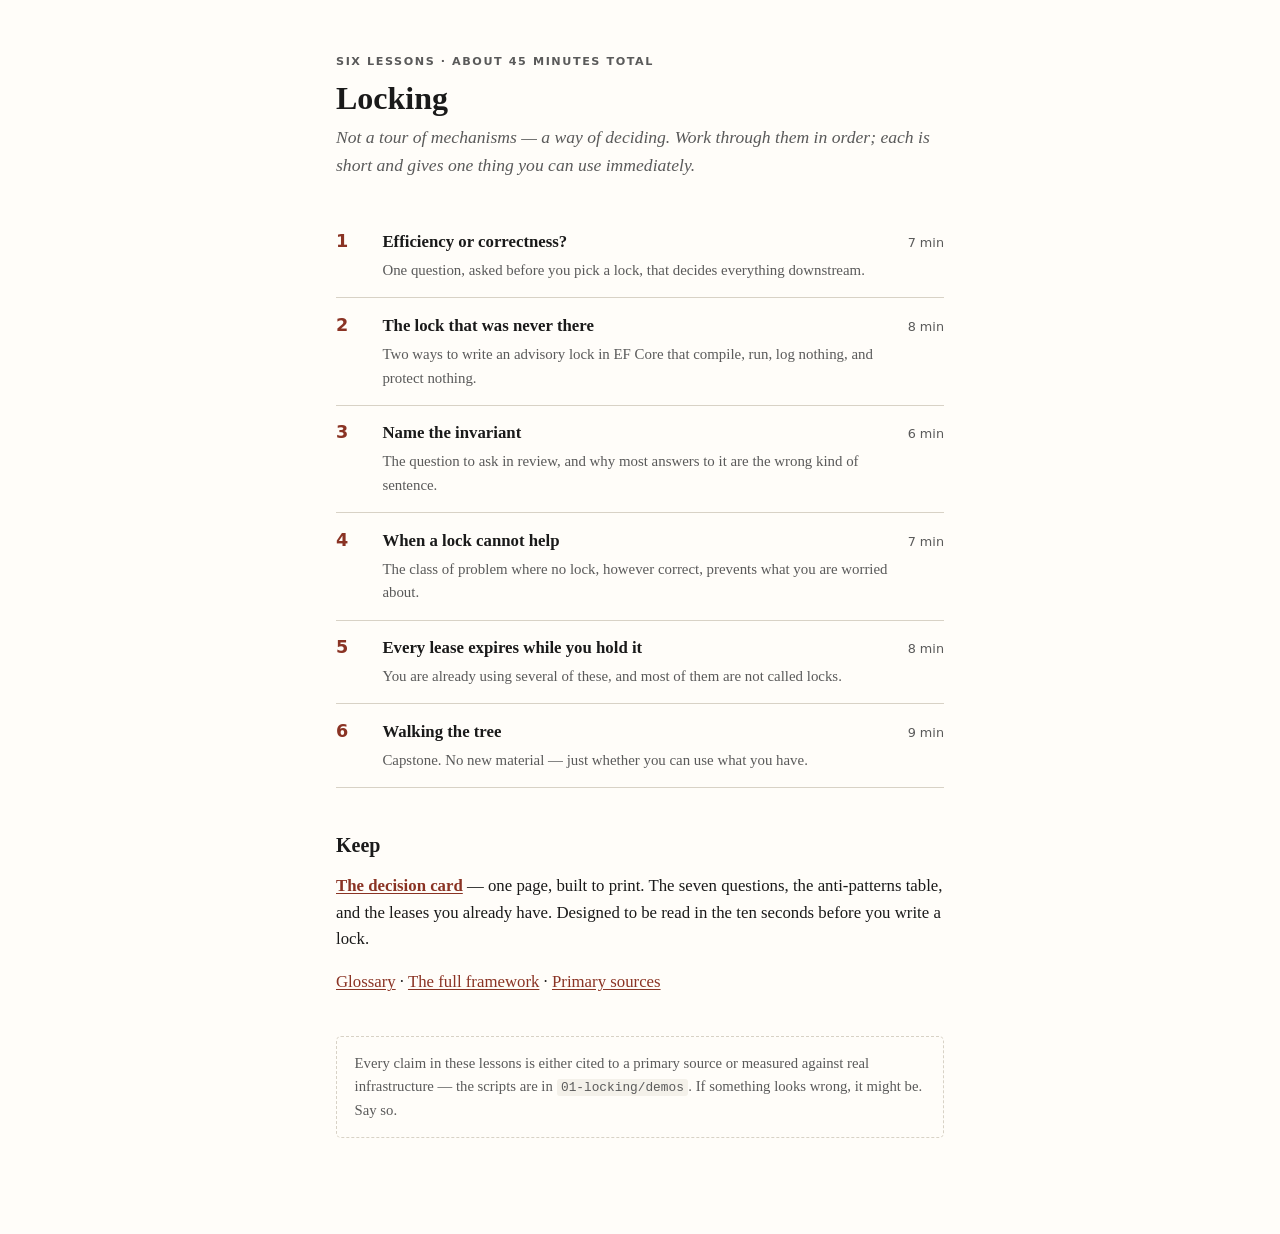
<file: teaching/index.html>
<!doctype html>
<html lang="en">
<head>
<meta charset="utf-8">
<meta name="viewport" content="width=device-width, initial-scale=1">
<title>Locking — the course</title>
<link rel="stylesheet" href="assets/lesson.css">
<style>
  .card { display: grid; grid-template-columns: 2rem 1fr auto; gap: .9rem;
          padding: .9rem 0; border-bottom: 1px solid var(--rule); align-items: baseline; }
  .card .n { font: 700 1.1rem/1 ui-sans-serif, system-ui, sans-serif; color: var(--accent); }
  .card .t { font-weight: 600; font-size: 1.05rem; }
  .card .d { color: var(--ink-soft); font-size: .93rem; display: block; margin-top: .2rem; }
  .card .m { color: var(--ink-soft); font-size: .8rem; white-space: nowrap;
             font-family: ui-sans-serif, system-ui, sans-serif; }
  a.card { text-decoration: none; color: inherit; }
  a.card:hover .t { color: var(--accent); }
</style>
</head>
<body>

<p class="eyebrow">Six lessons · about 45 minutes total</p>
<h1>Locking</h1>
<p class="standfirst">Not a tour of mechanisms — a way of deciding. Work through
them in order; each is short and gives one thing you can use immediately.</p>

<a class="card" href="lessons/0001-efficiency-or-correctness.html">
  <span class="n">1</span>
  <span><span class="t">Efficiency or correctness?</span>
  <span class="d">One question, asked before you pick a lock, that decides everything downstream.</span></span>
  <span class="m">7 min</span>
</a>

<a class="card" href="lessons/0002-the-lock-that-was-never-there.html">
  <span class="n">2</span>
  <span><span class="t">The lock that was never there</span>
  <span class="d">Two ways to write an advisory lock in EF Core that compile, run, log nothing, and protect nothing.</span></span>
  <span class="m">8 min</span>
</a>

<a class="card" href="lessons/0003-name-the-invariant.html">
  <span class="n">3</span>
  <span><span class="t">Name the invariant</span>
  <span class="d">The question to ask in review, and why most answers to it are the wrong kind of sentence.</span></span>
  <span class="m">6 min</span>
</a>

<a class="card" href="lessons/0004-when-a-lock-cannot-help.html">
  <span class="n">4</span>
  <span><span class="t">When a lock cannot help</span>
  <span class="d">The class of problem where no lock, however correct, prevents what you are worried about.</span></span>
  <span class="m">7 min</span>
</a>

<a class="card" href="lessons/0005-every-lease-expires.html">
  <span class="n">5</span>
  <span><span class="t">Every lease expires while you hold it</span>
  <span class="d">You are already using several of these, and most of them are not called locks.</span></span>
  <span class="m">8 min</span>
</a>

<a class="card" href="lessons/0006-walking-the-tree.html">
  <span class="n">6</span>
  <span><span class="t">Walking the tree</span>
  <span class="d">Capstone. No new material — just whether you can use what you have.</span></span>
  <span class="m">9 min</span>
</a>

<h2>Keep</h2>

<p><a href="reference/decision-tree.html"><strong>The decision card</strong></a> —
one page, built to print. The seven questions, the anti-patterns table, and the
leases you already have. Designed to be read in the ten seconds before you write
a lock.</p>

<p><a href="GLOSSARY.md">Glossary</a> · <a href="../01-locking/FRAMEWORK.md">The
full framework</a> · <a href="RESOURCES.md">Primary sources</a></p>

<div class="ask">
  Every claim in these lessons is either cited to a primary source or measured
  against real infrastructure — the scripts are in
  <code>01-locking/demos</code>. If something looks wrong, it might be. Say so.
</div>

</body>
</html>
</file>
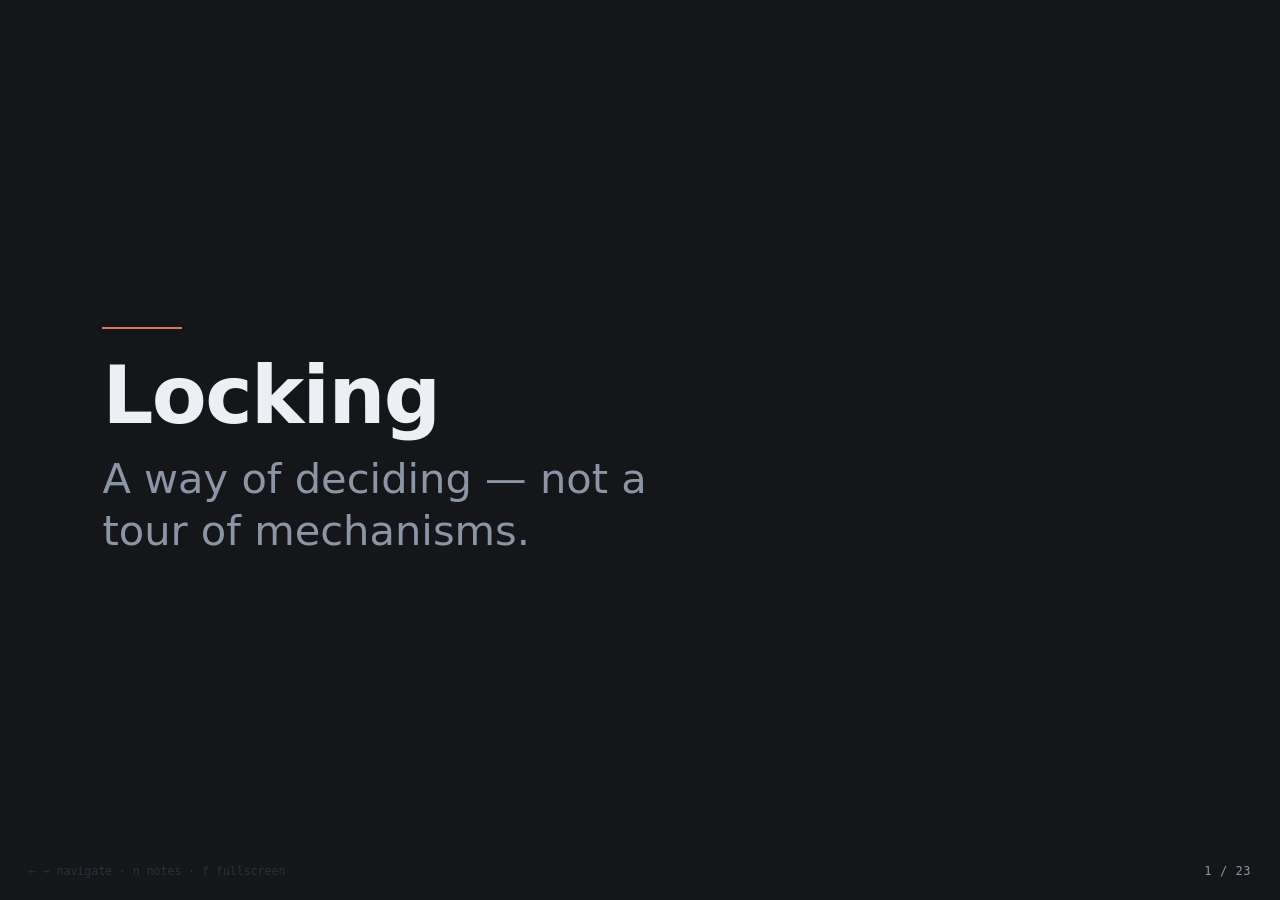
<file: 01-locking/slides/index.html>
<!doctype html>
<html lang="en">
<head>
<meta charset="utf-8">
<meta name="viewport" content="width=device-width, initial-scale=1">
<title>Locking — 25 min</title>
<style>
:root{
  --bg:#14161a; --fg:#eceff4; --dim:#8b95a5; --accent:#e0785f;
  --good:#7dcea0; --bad:#e5737d; --panel:#1d2026; --rule:#2c313a;
  --mono:"SF Mono",ui-monospace,Menlo,Consolas,monospace;
  --sans:ui-sans-serif,system-ui,"Segoe UI",Helvetica,sans-serif;
}
*{box-sizing:border-box}
html,body{margin:0;height:100%;background:var(--bg);color:var(--fg);font-family:var(--sans)}
.deck{height:100%}
.slide{
  display:none; height:100vh; padding:6vh 8vw;
  flex-direction:column; justify-content:center;
}
.slide.on{display:flex}
h1{font-size:clamp(2.6rem,7vw,5rem);line-height:1.02;margin:0 0 1rem;letter-spacing:-.02em}
h2{font-size:clamp(1.8rem,4.2vw,3rem);line-height:1.1;margin:0 0 1.6rem;letter-spacing:-.015em}
h3{font-size:clamp(1.1rem,2vw,1.5rem);margin:0 0 .8rem;color:var(--dim);font-weight:600}
p{font-size:clamp(1.05rem,1.9vw,1.5rem);line-height:1.5;margin:0 0 1rem;max-width:32ch}
p.wide{max-width:48ch}
.kicker{font-size:.75rem;letter-spacing:.2em;text-transform:uppercase;color:var(--accent);margin-bottom:1.4rem}
.big{font-size:clamp(1.6rem,3.6vw,2.6rem);line-height:1.25;max-width:22ch}
.dim{color:var(--dim)}
.accent{color:var(--accent)}
.good{color:var(--good)} .bad{color:var(--bad)}
pre{font-family:var(--mono);font-size:clamp(.7rem,1.35vw,1.05rem);line-height:1.5;
    background:var(--panel);border-left:3px solid var(--accent);
    padding:1.2rem 1.4rem;border-radius:6px;overflow:auto;margin:0 0 1rem;max-width:100%}
code{font-family:var(--mono)}
ul,ol{font-size:clamp(1rem,1.8vw,1.4rem);line-height:1.6;padding-left:1.3em;margin:0;max-width:34ch}
li{margin-bottom:.7rem}
li::marker{color:var(--accent)}
table{border-collapse:collapse;font-size:clamp(.8rem,1.5vw,1.15rem);width:100%;max-width:52rem}
th,td{text-align:left;padding:.5rem .8rem;border-bottom:1px solid var(--rule);vertical-align:top}
th{color:var(--dim);font-size:.75em;letter-spacing:.08em;text-transform:uppercase;font-weight:600}
.cmd{font-family:var(--mono);background:#000;color:var(--good);
     padding:1rem 1.3rem;border-radius:6px;display:inline-block;
     font-size:clamp(.85rem,1.7vw,1.3rem)}
.two{display:grid;grid-template-columns:1fr 1fr;gap:2.5rem;align-items:start}
.rule{height:2px;background:var(--accent);width:5rem;margin:0 0 1.6rem}
footer{position:fixed;bottom:1.4rem;right:1.8rem;font-size:.75rem;color:var(--dim);
       font-family:var(--mono);letter-spacing:.05em}
#notes{position:fixed;left:0;right:0;bottom:0;background:#0b0d10;border-top:2px solid var(--accent);
  padding:1.1rem 1.6rem;font-size:.92rem;line-height:1.5;color:#cfd6e0;display:none;max-height:38vh;overflow:auto}
#notes.on{display:block}
#notes b{color:var(--accent)}
#help{position:fixed;bottom:1.4rem;left:1.8rem;font-size:.72rem;color:var(--rule);font-family:var(--mono)}
@media print{
  .slide{display:flex!important;height:100vh;page-break-after:always;break-after:page}
  footer,#help,#notes{display:none}
  :root{--bg:#fff;--fg:#111;--dim:#555;--panel:#f4f4f4;--rule:#ddd}
}
</style>
</head>
<body>
<div class="deck" id="deck">

<!-- 1 -->
<section class="slide" data-notes="Cold open. No preamble. Get the code up before you say anything.">
  <div class="rule"></div>
  <h1>Locking</h1>
  <p class="dim big">A way of deciding — not a tour of mechanisms.</p>
</section>

<!-- 2 -->
<section class="slide" data-notes="<b>Say nothing.</b> Let them read it, then: 'this runs on three pods. Find the bug.' Wait for someone to say 'you need a lock'. Then park it — promise to come back at 21:00 and fix it without one.">
  <p class="kicker">This runs on 3 pods</p>
  <pre>var order = await _db.Orders.FindAsync(id);

if (order.Status == OrderStatus.Pending)
{
    await _payments.ChargeAsync(order);
    order.Status = OrderStatus.Paid;
    await _db.SaveChangesAsync();
}</pre>
  <p class="dim">Find the bug.</p>
</section>

<!-- 3 -->
<section class="slide" data-notes="Leave this up for a beat. It is the spine of the whole talk and you will refer back to it three times.">
  <div class="rule"></div>
  <h2>A lock is never the goal.<br><span class="accent">Protecting an invariant is.</span></h2>
</section>

<!-- 4 -->
<section class="slide" data-notes="Set expectations. Three demos climbing the scope ladder. In each one a lock behaves differently from how the API name implies.">
  <h3>The next ten minutes</h3>
  <h2>Three demos.<br>Three scopes.</h2>
  <ul>
    <li>One machine</li>
    <li>One database</li>
    <li>The fleet</li>
  </ul>
  <p class="dim wide" style="margin-top:1.6rem">In each one, a lock behaves differently from how its name implies.</p>
</section>

<!-- 5 -->
<section class="slide" data-notes="<b>Ask before you run it.</b> 'Two processes. Same machine. Same user. Same mutex name. Will they contend?' Almost nobody gets this right. Then run scenarios 1 and 2 — about 32 seconds.">
  <p class="kicker">Demo — one machine</p>
  <h2>A named <code>Mutex</code></h2>
  <p class="wide">Two processes. Same machine, same user, same name.<br>
  <span class="accent">Will they contend?</span></p>
  <p class="cmd">./03-mutex-scope.sh 1 2</p>
</section>

<!-- 6 -->
<section class="slide" data-notes="The path is the punchline — the session id is literally in the filename. Point at it. Then: 'cross-process is not cross-machine, and on Unix it is not even cross-session.'">
  <p class="kicker">The reveal</p>
  <pre>/tmp/.dotnet/shm/<span class="accent">session3616043</span>/OneTrueLock</pre>
  <table>
    <tr><th></th><th>unprefixed</th><th>Global\</th></tr>
    <tr><td>different POSIX session</td><td class="bad">no contention</td><td class="good">BLOCKED</td></tr>
    <tr><td>container sharing /tmp</td><td class="bad">no contention</td><td class="good">BLOCKED</td></tr>
  </table>
  <p class="dim" style="margin-top:1.4rem">Every "only one instance of this app" guard built this way is broken.</p>
</section>

<!-- 7 -->
<section class="slide" data-notes="Windows has the identical trap by a different mechanism — kernel objects, Local\ = per Terminal Services session, service in session 0 vs desktop app in session 1+. And the ten-second one: WSL and Windows never share a named mutex at all.">
  <h3>And on Windows</h3>
  <h2>Same trap.<br>Different mechanism.</h2>
  <p class="wide">Unprefixed means <code>Local\</code> — per Terminal Services session.
  A <span class="accent">service runs in session 0</span>, a desktop app in session 1+.</p>
  <p class="wide dim">A WSL process and a Windows process never share a named mutex.
  <span class="accent">"Works on my machine" tells you nothing here.</span></p>
</section>

<!-- 8 -->
<section class="slide" data-notes="This is our stack. EF Core on Npgsql's pool, on by default, nothing exotic. Run it and scroll to scenario 3.">
  <p class="kicker">Demo — one database</p>
  <h2>EF Core and<br>advisory locks</h2>
  <p class="wide">Default settings. Nothing exotic.</p>
  <p class="cmd">dotnet run 10-efcore-pooling.cs</p>
</section>

<!-- 9 -->
<section class="slide" data-notes="Point at 'Closed'. EF closed the connection right after the statement — you never even reach the end of the request. Then: session advisory locks are STACKABLE, so re-acquiring on that connection succeeds. No error, no log line.">
  <p class="kicker">The reveal</p>
  <pre>request 1: took pg_advisory_lock(101)
           connection state right after: <span class="accent">Closed</span>
request 1: DbContext disposed
   server still holds it: 1
request 2: pg_try_advisory_lock(101) -> <span class="bad">TRUE</span>
           <span class="dim">both told they hold it</span></pre>
  <p class="dim">No error. No log line.</p>
</section>

<!-- 10 -->
<section class="slide" data-notes="Both halves are load-bearing. The xact function alone, with no explicit transaction, runs in autocommit — acquired and released by the same statement. Measured: zero locks held afterwards. That is a quieter bug than the leak.">
  <p class="kicker">The rule</p>
  <h2><code>pg_advisory_xact_lock</code><br>
    <span class="dim">inside an explicit transaction</span></h2>
  <p class="wide">A session lock is bound to the <span class="accent">connection</span>.
  Under EF Core you don't own the connection — the pool does.</p>
  <p class="wide dim">Both halves matter. Without the transaction, autocommit
  releases it in the same breath: <span class="bad">no lock at all</span>.</p>
</section>

<!-- 11 -->
<section class="slide" data-notes="Everything by the book: SET NX PX, unique token, compare-and-delete unlock. Run it. It is nondeterministic — re-run if the number is unimpressive.">
  <p class="kicker">Demo — the fleet</p>
  <h2>A correct<br>Redis lock</h2>
  <p class="wide"><code>SET NX PX</code>, unique token, compare-and-delete unlock.
  Everything the docs tell you to do.</p>
  <p class="cmd">dotnet run 07-expiry.cs</p>
</section>

<!-- 12 -->
<section class="slide" data-notes="Every worker held the lock. Updates were lost anyway, silently. Because a distributed lock needs a TTL — you cannot tell 'dead' from 'slow' — and the moment it has a TTL it can expire while you are still working. A GC pause is enough.">
  <p class="kicker">The reveal</p>
  <pre>expected counter: 8
actual counter:   5      <-- varies per run
lost updates:     3</pre>
  <h3 style="margin-top:1.4rem">Every worker held the lock.</h3>
  <p class="wide">A lease can expire <span class="accent">while you are still working</span>.
  A GC pause is enough.</p>
</section>

<!-- 13 -->
<section class="slide" data-notes="This is the move the demo earns. 'Get a lock' is not a complete answer to a correctness problem. Transition into the framework.">
  <div class="rule"></div>
  <h2>"Get a lock" is not<br>a complete answer.</h2>
  <p class="dim big">So how do you decide?</p>
</section>

<!-- 14 -->
<section class="slide" data-notes="Spend real time here — this is the heart. Get them to sort their OWN current work into question 2's two columns. That exercise is what makes it stick, and it is worth the minute.">
  <p class="kicker">Before you write any lock</p>
  <h2>Four questions</h2>
  <ol>
    <li>What <span class="accent">invariant</span> am I protecting?</li>
    <li>What does a <span class="accent">double-run cost</span>?</li>
    <li>Where does the <span class="accent">side effect</span> land — and is it safe to repeat?</li>
    <li>What's the <span class="accent">blast radius</span>?</li>
  </ol>
</section>

<!-- 15 -->
<section class="slide" data-notes="Question 2 is the fork everything hangs off. Ask the room to place their own work. Efficiency: a sloppy lock is fine. Correctness: an UNFENCED LEASE is never enough — which is what demo 3 showed. Be precise if asked: an in-process lock, or a row lock inside the transaction that does the write, IS sufficient.">
  <h3>Question 2 is the fork</h3>
  <table>
    <tr><th></th><th>Efficiency</th><th>Correctness</th></tr>
    <tr><td>A double-run costs</td><td>money</td><td>wrong data</td></tr>
    <tr><td>Sloppy lock OK?</td><td class="good">yes</td><td class="bad">no</td></tr>
    <tr><td>Is a lock enough?</td><td class="good">yes</td><td class="bad">not an unfenced lease</td></tr>
  </table>
  <p class="wide dim" style="margin-top:1.6rem">Where does your current work sit?</p>
</section>

<!-- 16 -->
<section class="slide" data-notes="Walk it top-down, out loud. Tie steps 4, 5 and 6 back to the three demos BY NAME — they were the evidence for exactly those rows.">
  <p class="kicker">The tree</p>
  <pre>1. Can the data store enforce it?          -> no lock
2. Leaves store, unsafe to repeat?         -> idempotency
3. Contention structurally avoidable?      -> no lock
<span class="dim">──────────────────────────────────────────────────</span>
4. Blast radius?                           <span class="dim">[demo 1]</span>
5. Is the DB the shared state?             <span class="dim">[demo 2]</span>
6. Efficiency or correctness?              <span class="dim">[demo 3]</span>
7. Can the resource reject a stale writer? -> fence
                                           -> or restructure</pre>
</section>

<!-- 17 -->
<section class="slide" data-notes="The line to land. Most people enter at step 4 — 'I need a distributed lock, which one?' The whole job of the framework is to make steps 1 to 3 happen first. In practice most questions terminate at 1 or 2.">
  <div class="rule"></div>
  <h2>Most people start<br>at step <span class="accent">4</span>.</h2>
  <p class="big dim">The job of the framework is to make steps
  <span class="accent">1, 2 and 3</span> happen first.</p>
</section>

<!-- 18 -->
<section class="slide" data-notes="Call the dead end out explicitly. A framework that always produces an answer is lying. Sometimes the honest output is: change the design.">
  <p class="kicker">Step 7, when the answer is no</p>
  <h2 class="bad">Stop. Restructure.</h2>
  <p class="wide">A framework that always produces an answer is lying.
  Some designs <span class="accent">cannot</span> be made correct with a lock.</p>
  <p class="wide dim">Go back to 1, 2 or 3 — the three exits.</p>
</section>

<!-- 19 -->
<section class="slide" data-notes="Three things to remember. Say them slowly. Number 3 is the one that fixes the opening snippet.">
  <p class="kicker">Remember three things</p>
  <ol>
    <li><b>Name the invariant.</b> If you can't, you don't need a lock — you need to think harder.</li>
    <li><b>Distributed locks expire while you hold them.</b> Design for it, or don't use one.</li>
    <li><b>If the side effect leaves your process and cannot be safely repeated,</b> you need idempotency, not mutual exclusion.</li>
  </ol>
</section>

<!-- 20 -->
<section class="slide" data-notes="Come back to the opening snippet. Fix it with an idempotency key on the payment call plus a conditional UPDATE with a rows-affected check. No lock anywhere. Note idempotency is session 3's subject.">
  <p class="kicker">Back to the opening</p>
  <h2>Fixed without a lock</h2>
  <pre>// idempotency key -> the provider dedupes
await _payments.ChargeAsync(order, key: order.Id);

UPDATE orders SET status = 'paid'
 WHERE id = @id AND status = 'pending';
// rows affected = 0 -> someone beat you</pre>
  <p class="dim">Idempotency in depth: session 3.</p>
</section>

<!-- 21 -->
<section class="slide" data-notes="Don't hand-roll it. Ten providers behind one interface. HandleLostToken is the only off-the-shelf answer to 'what if the lock is lost mid-work' — the question demo 3 showed you cannot ignore.">
  <h3>And don't write it yourself</h3>
  <h2>madelson/<wbr>DistributedLock</h2>
  <p class="wide">Ten providers, one interface. <code>HandleLostToken</code> is the only
  off-the-shelf answer to <span class="accent">"what if the lock is lost mid-work?"</span></p>
  <pre>"Timeout-based locking approaches such as Redis locks
 and Azure leases have an inherent risk that an extended
 hang ... could cause the timeout to expire before the
 lock can be automatically-renewed."</pre>
  <p class="dim">— its own documentation</p>
</section>

<!-- 22 -->
<section class="slide" data-notes="Close here. A selection of things everyone knows about locking, none of which survived checking — including a live documentation bug on Microsoft Learn. This argues for using a checklist better than any assertion could.">
  <p class="kicker">Closing</p>
  <h3>Things "everyone knows" that aren't true</h3>
  <table>
    <tr><td><code>Lock</code> is ~25% faster</td><td class="dim">no Microsoft source</td></tr>
    <tr><td>CS9217 blocks async locks</td><td class="bad">MS Learn is wrong</td></tr>
    <tr><td><code>SemaphoreMaxCountExceeded…</code></td><td class="dim">doesn't exist</td></tr>
    <tr><td>Advisory locks have no timeout</td><td class="dim">both timeouts apply</td></tr>
    <tr><td>Named <code>Mutex</code> is machine-wide</td><td class="dim">POSIX-session scoped</td></tr>
    <tr><td>A pooled advisory lock just stalls</td><td class="bad">silent violation</td></tr>
    <tr><td>Blob lease ID is a fencing token</td><td class="dim">equality-checked GUID</td></tr>
  </table>
  <p class="wide dim" style="margin-top:1.2rem">Intuition <i>and the docs</i> are unreliable here. Use the checklist.</p>
</section>

<!-- 23 -->
<section class="slide" data-notes="Where everything lives. FRAMEWORK.md is the bookmark. The lessons are the part that actually sticks.">
  <div class="rule"></div>
  <h2>Take this with you</h2>
  <ul>
    <li><b>FRAMEWORK.md</b> — the map, the tree, a worked example per branch</li>
    <li><b>teaching/</b> — six short lessons, ~45 min</li>
    <li><b>demos/</b> — every number in this talk, runnable</li>
  </ul>
  <p class="wide accent" style="margin-top:1.8rem">Next session: Caching.</p>
</section>

</div>

<footer><span id="pos">1</span> / <span id="tot">23</span></footer>
<div id="help">← → navigate · n notes · f fullscreen</div>
<div id="notes"></div>

<script>
const slides=[...document.querySelectorAll('.slide')];
const pos=document.getElementById('pos'), tot=document.getElementById('tot');
const notes=document.getElementById('notes');
let i=0, showNotes=false;
tot.textContent=slides.length;

function render(){
  slides.forEach((s,n)=>s.classList.toggle('on',n===i));
  pos.textContent=i+1;
  notes.innerHTML=slides[i].dataset.notes||'<span style="opacity:.5">no notes</span>';
  location.hash=i+1;
}
function go(d){ i=Math.min(slides.length-1,Math.max(0,i+d)); render(); }

addEventListener('keydown',e=>{
  if(e.key==='ArrowRight'||e.key===' '||e.key==='PageDown'){e.preventDefault();go(1);}
  else if(e.key==='ArrowLeft'||e.key==='PageUp'){e.preventDefault();go(-1);}
  else if(e.key==='Home'){i=0;render();}
  else if(e.key==='End'){i=slides.length-1;render();}
  else if(e.key==='n'){showNotes=!showNotes;notes.classList.toggle('on',showNotes);}
  else if(e.key==='f'){document.documentElement.requestFullscreen?.();}
});
// Click to advance, but never from content you might legitimately click
// during a talk -- code blocks, tables, links, or the notes panel.
addEventListener('click',e=>{
  if(e.target.closest('#notes, pre, table, a, code')) return;
  go(1);
});
addEventListener('keydown',e=>{ if(e.key==='Escape'&&showNotes){showNotes=false;notes.classList.remove('on');} });

const h=parseInt(location.hash.slice(1),10);
if(h>0&&h<=slides.length) i=h-1;
render();
</script>
</body>
</html>
</file>
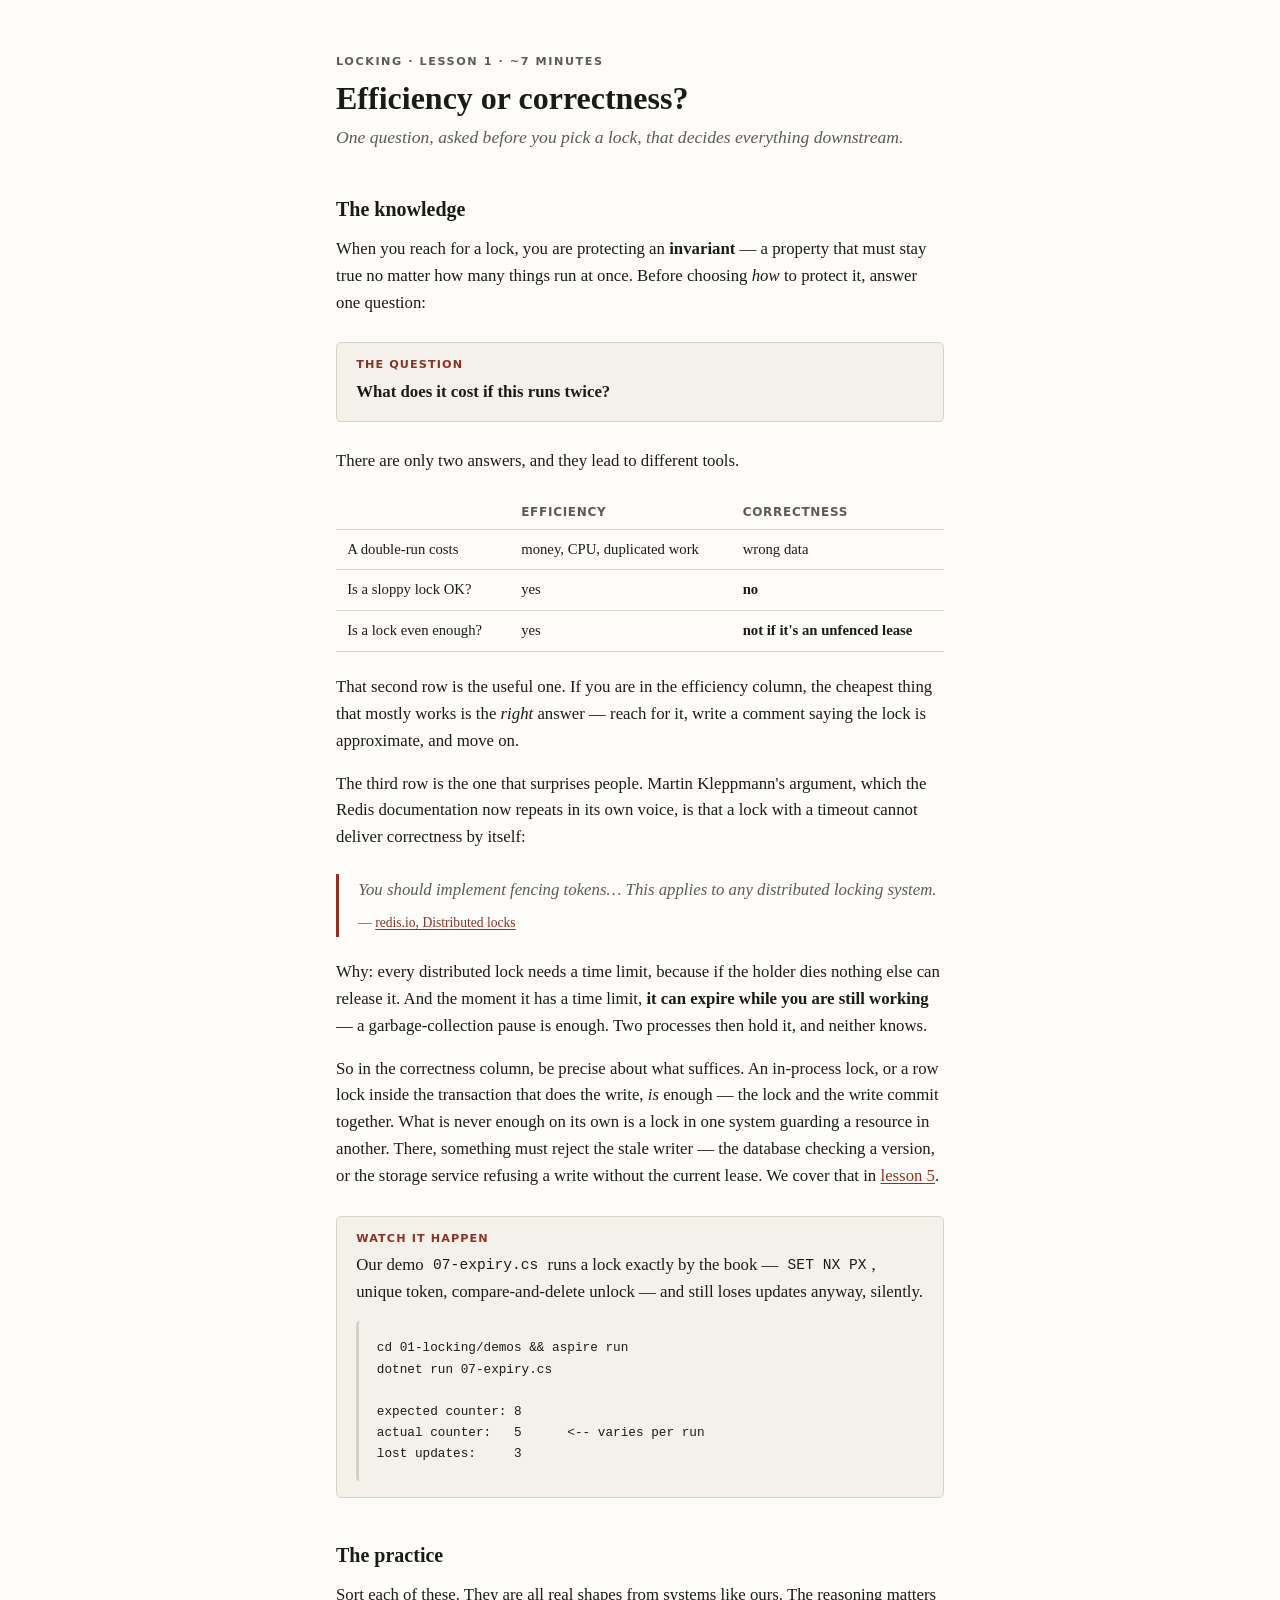
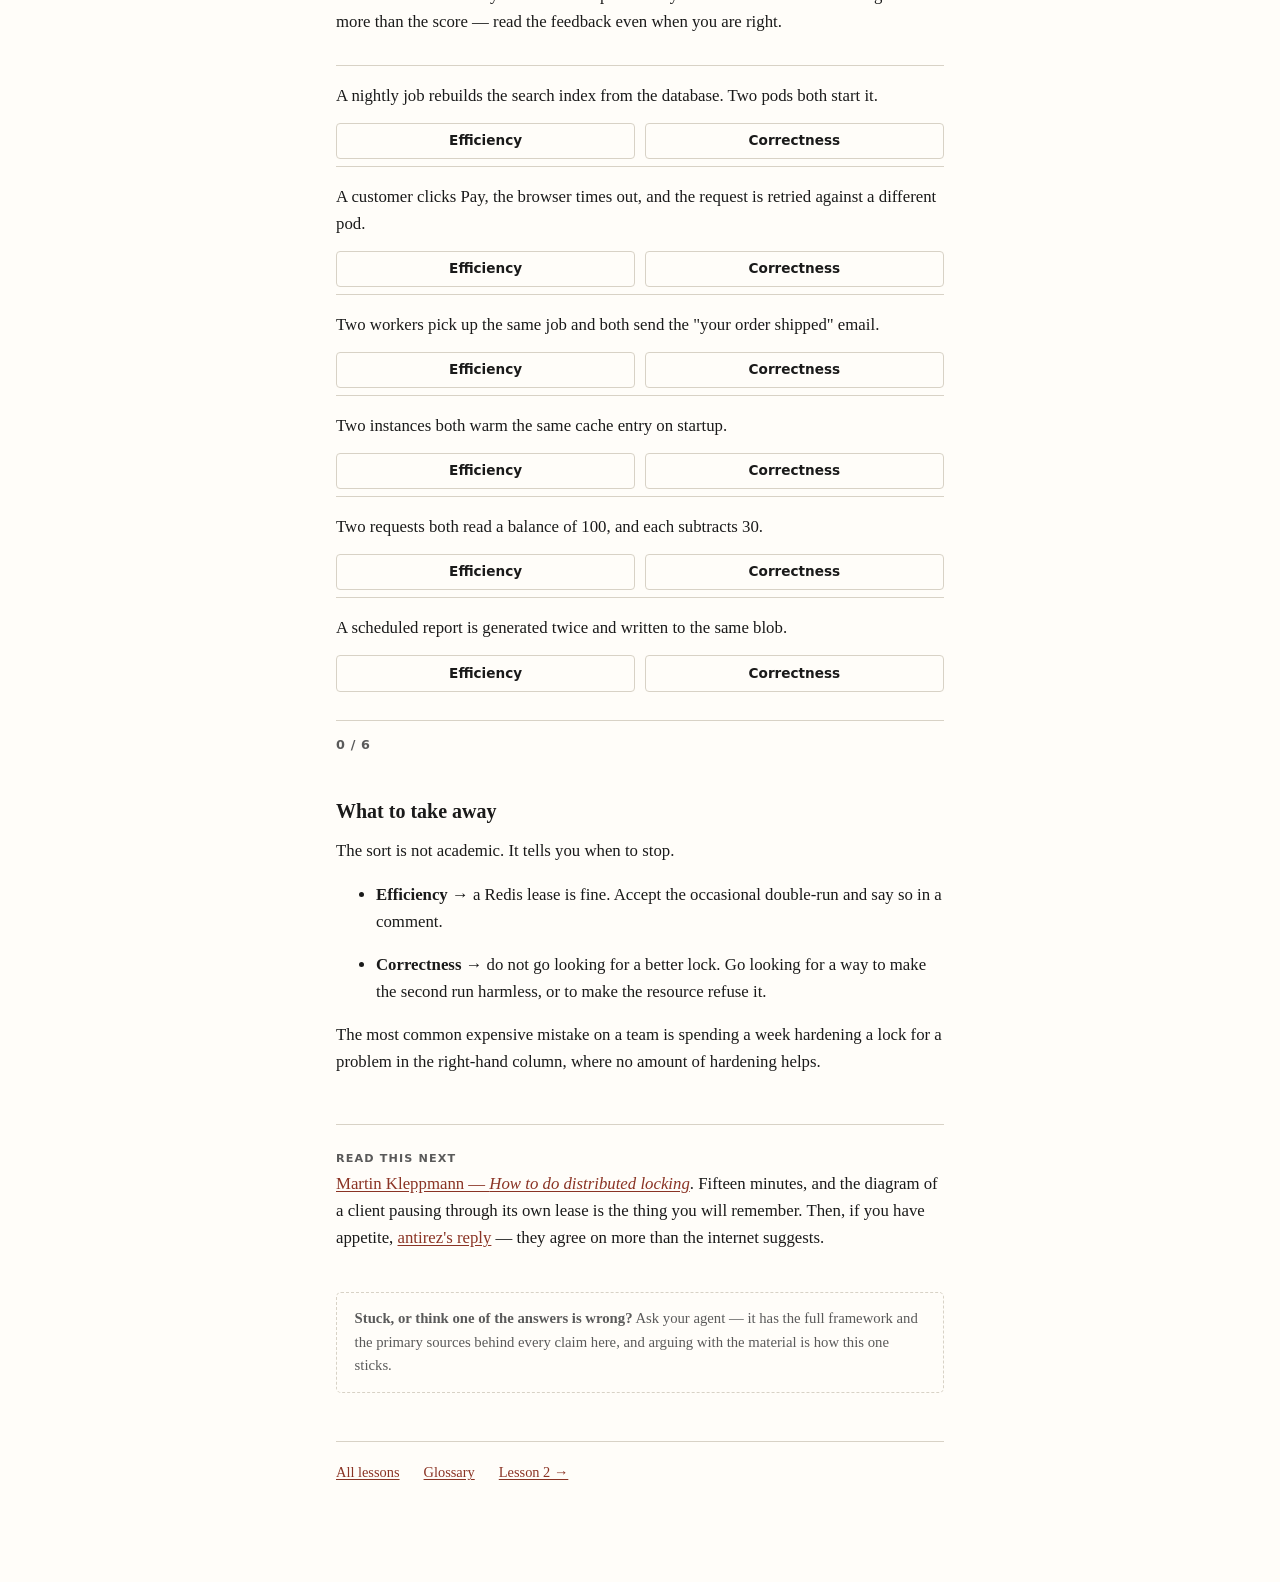
<file: teaching/lessons/0001-efficiency-or-correctness.html>
<!doctype html>
<html lang="en">
<head>
<meta charset="utf-8">
<meta name="viewport" content="width=device-width, initial-scale=1">
<title>Lesson 1 — Efficiency or correctness?</title>
<link rel="stylesheet" href="../assets/lesson.css">
</head>
<body>

<p class="eyebrow">Locking · Lesson 1 · ~7 minutes</p>
<h1>Efficiency or correctness?</h1>
<p class="standfirst">One question, asked before you pick a lock, that decides
everything downstream.</p>

<h2>The knowledge</h2>

<p>When you reach for a lock, you are protecting an <strong>invariant</strong> —
a property that must stay true no matter how many things run at once. Before
choosing <em>how</em> to protect it, answer one question:</p>

<div class="callout">
  <span class="label">The question</span>
  <p><strong>What does it cost if this runs twice?</strong></p>
</div>

<p>There are only two answers, and they lead to different tools.</p>

<table>
  <thead>
    <tr><th></th><th>Efficiency</th><th>Correctness</th></tr>
  </thead>
  <tbody>
    <tr><td>A double-run costs</td><td>money, CPU, duplicated work</td><td>wrong data</td></tr>
    <tr><td>Is a sloppy lock OK?</td><td>yes</td><td><strong>no</strong></td></tr>
    <tr><td>Is a lock even enough?</td><td>yes</td><td><strong>not if it's an unfenced lease</strong></td></tr>
  </tbody>
</table>

<p>That second row is the useful one. If you are in the efficiency column, the
cheapest thing that mostly works is the <em>right</em> answer — reach for it,
write a comment saying the lock is approximate, and move on.</p>

<p>The third row is the one that surprises people. Martin Kleppmann's argument,
which the Redis documentation now repeats in its own voice, is that a lock with
a timeout cannot deliver correctness by itself:</p>

<blockquote>
  You should implement fencing tokens… This applies to any distributed locking system.
  <cite>— <a href="https://redis.io/docs/latest/develop/use/patterns/distributed-locks/">redis.io, Distributed locks</a></cite>
</blockquote>

<p>Why: every distributed lock needs a time limit, because if the holder dies
nothing else can release it. And the moment it has a time limit, <strong>it can
expire while you are still working</strong> — a garbage-collection pause is
enough. Two processes then hold it, and neither knows.</p>

<p>So in the correctness column, be precise about what suffices. An in-process
lock, or a row lock inside the transaction that does the write, <em>is</em>
enough — the lock and the write commit together. What is never enough on its
own is a lock in one system guarding a resource in another. There, something
must reject the stale writer — the database checking a version, or the storage
service refusing a write without the current lease. We cover that in <a href="0005-every-lease-expires.html">lesson 5</a>.</p>

<div class="callout">
  <span class="label">Watch it happen</span>
  <p>Our demo <code>07-expiry.cs</code> runs a lock exactly by the book —
  <code>SET NX PX</code>, unique token, compare-and-delete unlock — and still
  loses updates anyway, silently.</p>
  <pre><code>cd 01-locking/demos &amp;&amp; aspire run
dotnet run 07-expiry.cs

expected counter: 8
actual counter:   5      <-- varies per run
lost updates:     3</code></pre>
</div>

<h2>The practice</h2>

<p>Sort each of these. They are all real shapes from systems like ours. The
reasoning matters more than the score — read the feedback even when you are
right.</p>

<div id="q"></div>

<h2>What to take away</h2>

<p>The sort is not academic. It tells you when to stop.</p>

<ul>
  <li><strong>Efficiency</strong> → a Redis lease is fine. Accept the occasional
  double-run and say so in a comment.</li>
  <li><strong>Correctness</strong> → do not go looking for a better lock. Go
  looking for a way to make the second run harmless, or to make the resource
  refuse it.</li>
</ul>

<p>The most common expensive mistake on a team is spending a week hardening a
lock for a problem in the right-hand column, where no amount of hardening helps.</p>

<div class="source">
  <span class="label">Read this next</span>
  <p><a href="https://martin.kleppmann.com/2016/02/08/how-to-do-distributed-locking.html">Martin
  Kleppmann — <em>How to do distributed locking</em></a>. Fifteen minutes, and the
  diagram of a client pausing through its own lease is the thing you will remember.
  Then, if you have appetite, <a href="http://antirez.com/news/101">antirez's reply</a>
  — they agree on more than the internet suggests.</p>
</div>

<div class="ask">
  <strong>Stuck, or think one of the answers is wrong?</strong> Ask your agent —
  it has the full framework and the primary sources behind every claim here, and
  arguing with the material is how this one sticks.
</div>

<nav class="lesson-nav">
  <a href="../index.html">All lessons</a>
  <a href="../GLOSSARY.md">Glossary</a>
  <a href="0002-the-lock-that-was-never-there.html">Lesson 2 →</a>
</nav>

<script src="../assets/quiz.js"></script>
<script>
Quiz.sort({
  mount: '#q',
  buckets: ['Efficiency', 'Correctness'],
  items: [
    { text: 'A nightly job rebuilds the search index from the database. Two pods both start it.',
      answer: 'Efficiency',
      why: 'Both produce an identical index. You pay twice in CPU and load on the source database, and nothing is wrong afterwards. Cheapest lock that mostly works.' },

    { text: 'A customer clicks Pay, the browser times out, and the request is retried against a different pod.',
      answer: 'Correctness',
      why: 'The card gets charged twice. And note that no lock fixes this — the lock and the charge cannot commit together, so you need an idempotency key the provider deduplicates on.' },

    { text: 'Two workers pick up the same job and both send the "your order shipped" email.',
      answer: 'Correctness',
      why: 'Tempting to call this cosmetic, but it is customer-visible wrong behaviour, and an email cannot be un-sent. Anything that leaves your system and cannot be retracted belongs here.' },

    { text: 'Two instances both warm the same cache entry on startup.',
      answer: 'Efficiency',
      why: 'They compute the same value and write the same value. You wasted one computation. This is the textbook case for not bothering with a lock at all.' },

    { text: 'Two requests both read a balance of 100, and each subtracts 30.',
      answer: 'Correctness',
      why: 'The classic lost update — the balance ends at 70 instead of 40. The fix is not a bigger lock but a version check on the write, so the second one fails and retries.' },

    { text: 'A scheduled report is generated twice and written to the same blob.',
      answer: 'Efficiency',
      why: 'A deterministic overwrite — the second write produces the same bytes. But if the job DELETED and rebuilt in place, someone could read it half-written, and it moves to the other column.' }
  ]
});
</script>
</body>
</html>
</file>
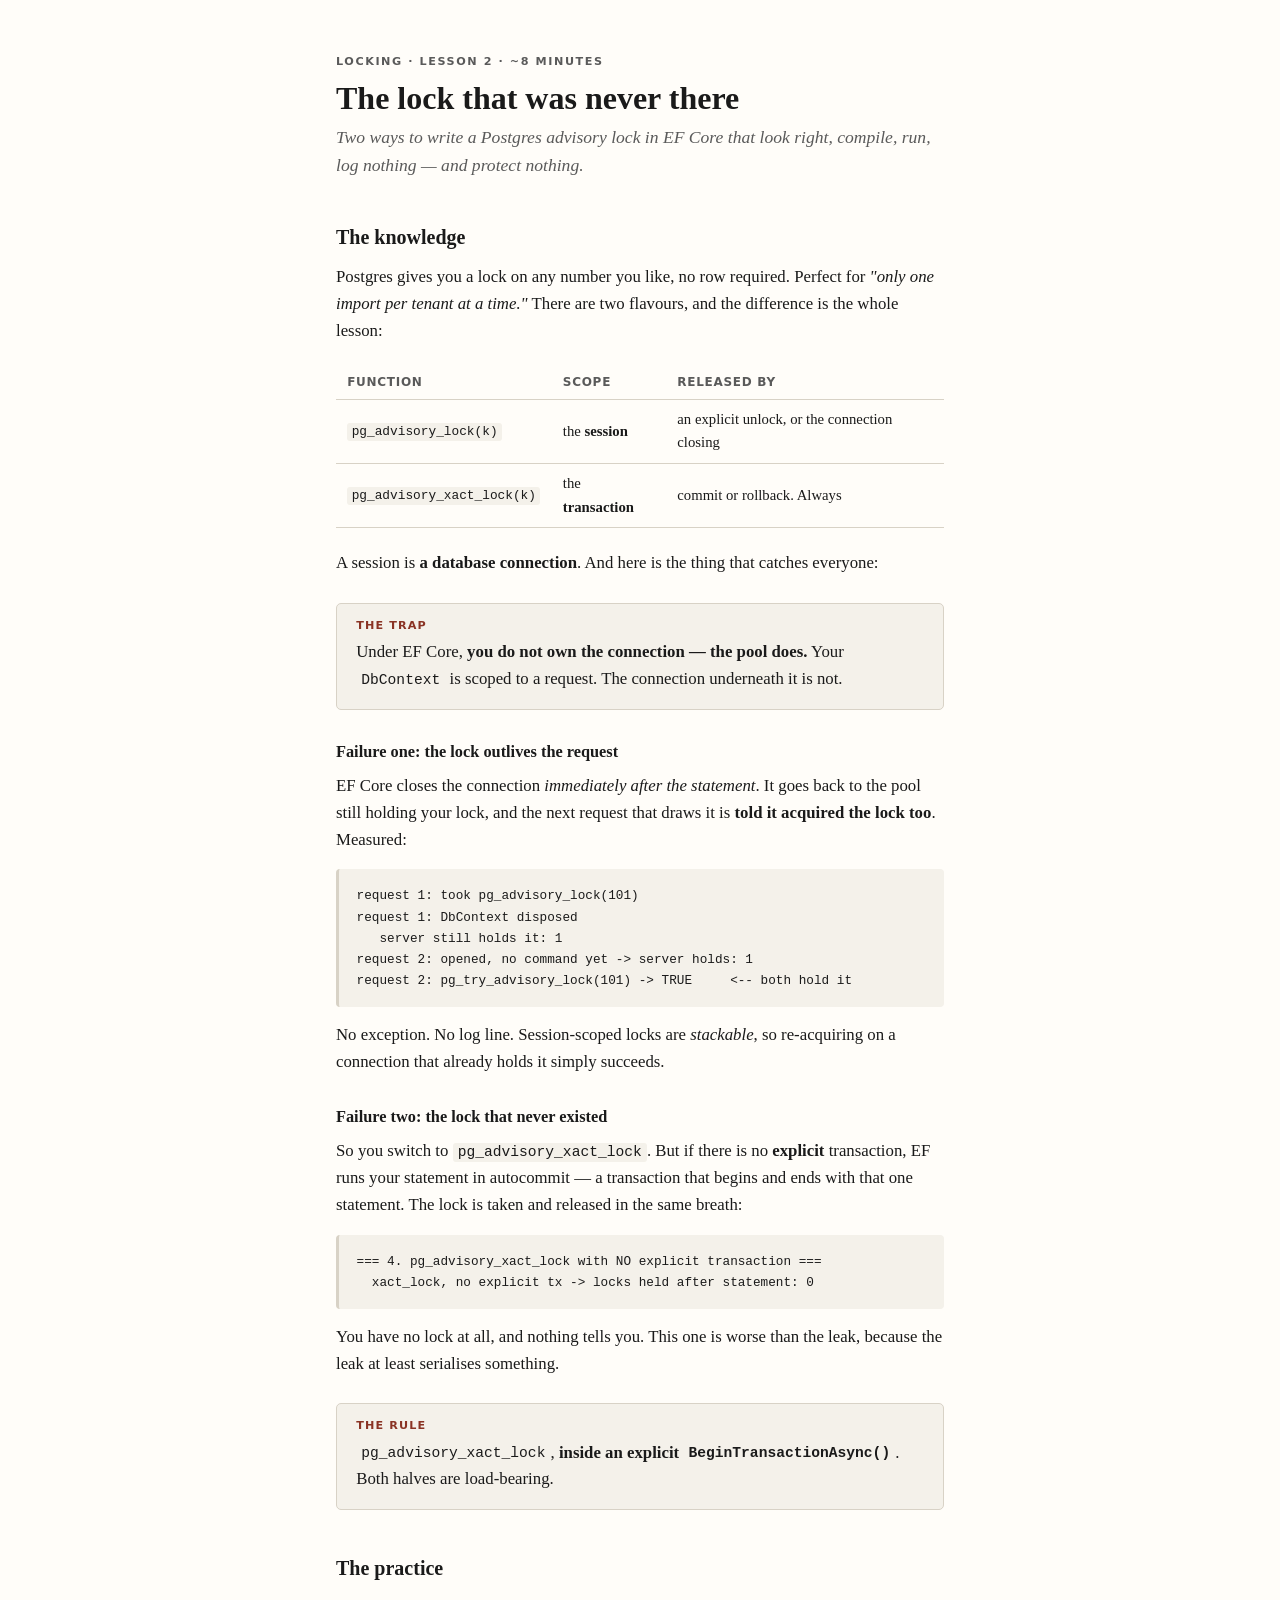
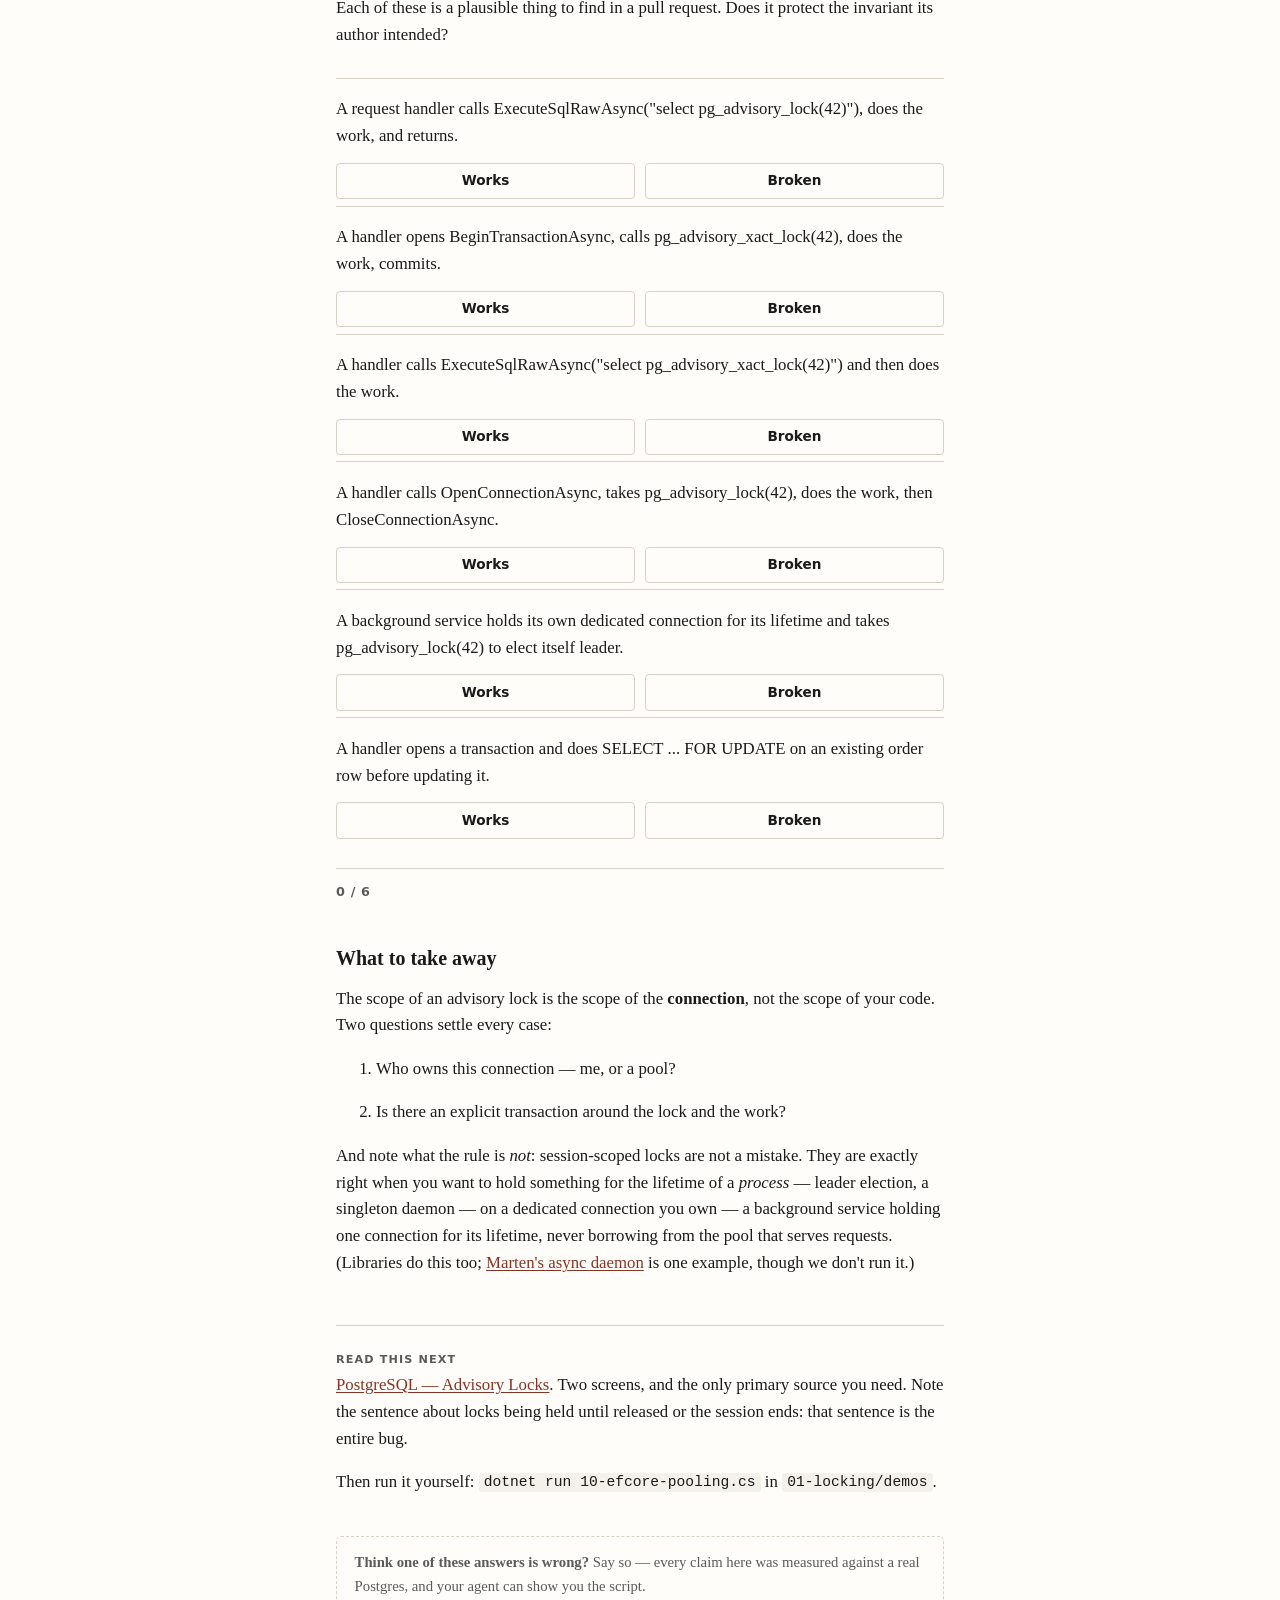
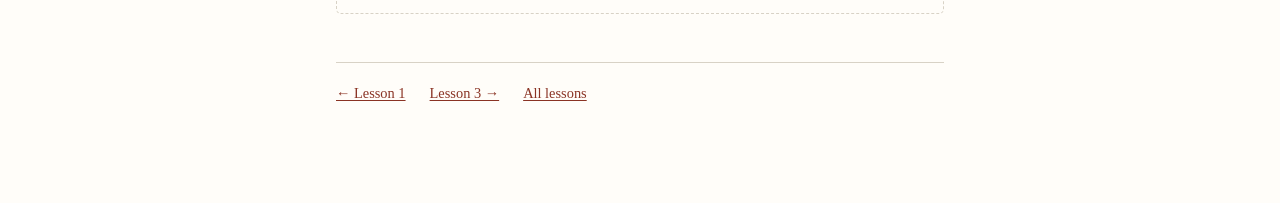
<file: teaching/lessons/0002-the-lock-that-was-never-there.html>
<!doctype html>
<html lang="en">
<head>
<meta charset="utf-8">
<meta name="viewport" content="width=device-width, initial-scale=1">
<title>Lesson 2 — The lock that was never there</title>
<link rel="stylesheet" href="../assets/lesson.css">
</head>
<body>

<p class="eyebrow">Locking · Lesson 2 · ~8 minutes</p>
<h1>The lock that was never there</h1>
<p class="standfirst">Two ways to write a Postgres advisory lock in EF Core that
look right, compile, run, log nothing — and protect nothing.</p>

<h2>The knowledge</h2>

<p>Postgres gives you a lock on any number you like, no row required. Perfect
for <em>"only one import per tenant at a time."</em> There are two flavours, and
the difference is the whole lesson:</p>

<table>
  <thead><tr><th>Function</th><th>Scope</th><th>Released by</th></tr></thead>
  <tbody>
    <tr><td><code>pg_advisory_lock(k)</code></td><td>the <strong>session</strong></td><td>an explicit unlock, or the connection closing</td></tr>
    <tr><td><code>pg_advisory_xact_lock(k)</code></td><td>the <strong>transaction</strong></td><td>commit or rollback. Always</td></tr>
  </tbody>
</table>

<p>A session is <strong>a database connection</strong>. And here is the thing
that catches everyone:</p>

<div class="callout">
  <span class="label">The trap</span>
  <p>Under EF Core, <strong>you do not own the connection — the pool does.</strong>
  Your <code>DbContext</code> is scoped to a request. The connection underneath
  it is not.</p>
</div>

<h3>Failure one: the lock outlives the request</h3>

<p>EF Core closes the connection <em>immediately after the statement</em>. It
goes back to the pool still holding your lock, and the next request that draws
it is <strong>told it acquired the lock too</strong>. Measured:</p>

<pre><code>request 1: took pg_advisory_lock(101)
request 1: DbContext disposed
   server still holds it: 1
request 2: opened, no command yet -> server holds: 1
request 2: pg_try_advisory_lock(101) -> TRUE     <-- both hold it</code></pre>

<p>No exception. No log line. Session-scoped locks are <em>stackable</em>, so
re-acquiring on a connection that already holds it simply succeeds.</p>

<h3>Failure two: the lock that never existed</h3>

<p>So you switch to <code>pg_advisory_xact_lock</code>. But if there is no
<strong>explicit</strong> transaction, EF runs your statement in autocommit — a
transaction that begins and ends with that one statement. The lock is taken and
released in the same breath:</p>

<pre><code>=== 4. pg_advisory_xact_lock with NO explicit transaction ===
  xact_lock, no explicit tx -> locks held after statement: 0</code></pre>

<p>You have no lock at all, and nothing tells you. This one is worse than the
leak, because the leak at least serialises something.</p>

<div class="callout">
  <span class="label">The rule</span>
  <p><code>pg_advisory_xact_lock</code>, <strong>inside an explicit
  <code>BeginTransactionAsync()</code></strong>. Both halves are load-bearing.</p>
</div>

<h2>The practice</h2>

<p>Each of these is a plausible thing to find in a pull request. Does it protect
the invariant its author intended?</p>

<div id="q"></div>

<h2>What to take away</h2>

<p>The scope of an advisory lock is the scope of the <strong>connection</strong>,
not the scope of your code. Two questions settle every case:</p>

<ol>
  <li>Who owns this connection — me, or a pool?</li>
  <li>Is there an explicit transaction around the lock and the work?</li>
</ol>

<p>And note what the rule is <em>not</em>: session-scoped locks are not a
mistake. They are exactly right when you want to hold something for the lifetime
of a <em>process</em> — leader election, a singleton daemon — on a dedicated
connection you own — a background service holding one connection for its
lifetime, never borrowing from the pool that serves requests. (Libraries do this
too; <a href="https://martendb.io/events/projections/async-daemon.html">Marten's
async daemon</a> is one example, though we don't run it.)</p>

<div class="source">
  <span class="label">Read this next</span>
  <p><a href="https://www.postgresql.org/docs/current/explicit-locking.html#ADVISORY-LOCKS">PostgreSQL
  — Advisory Locks</a>. Two screens, and the only primary source you need. Note
  the sentence about locks being held until released or the session ends: that
  sentence is the entire bug.</p>
  <p>Then run it yourself: <code>dotnet run 10-efcore-pooling.cs</code> in
  <code>01-locking/demos</code>.</p>
</div>

<div class="ask">
  <strong>Think one of these answers is wrong?</strong> Say so — every claim here
  was measured against a real Postgres, and your agent can show you the script.
</div>

<nav class="lesson-nav">
  <a href="0001-efficiency-or-correctness.html">← Lesson 1</a>
  <a href="0003-name-the-invariant.html">Lesson 3 →</a>
  <a href="../index.html">All lessons</a>
</nav>

<script src="../assets/quiz.js"></script>
<script>
Quiz.sort({
  mount: '#q',
  buckets: ['Works', 'Broken'],
  items: [
    { text: 'A request handler calls ExecuteSqlRawAsync("select pg_advisory_lock(42)"), does the work, and returns.',
      answer: 'Broken',
      why: 'The connection returns to the pool still holding the lock, and the next request that draws it is told it acquired the same lock. Nothing is ever released and nothing errors.' },

    { text: 'A handler opens BeginTransactionAsync, calls pg_advisory_xact_lock(42), does the work, commits.',
      answer: 'Works',
      why: 'The lock is bound to the transaction, so commit or rollback always releases it. This is the shape you want in a request path.' },

    { text: 'A handler calls ExecuteSqlRawAsync("select pg_advisory_xact_lock(42)") and then does the work.',
      answer: 'Broken',
      why: 'No explicit transaction, so the statement runs in autocommit and the lock is released the instant it returns. Measured: zero locks held afterwards. You have no lock at all.' },

    { text: 'A handler calls OpenConnectionAsync, takes pg_advisory_lock(42), does the work, then CloseConnectionAsync.',
      answer: 'Broken',
      why: 'Holding the connection open changes WHEN it leaks, not whether. Close returns it to the pool with the lock still held; only a real disconnect releases a session lock.' },

    { text: 'A background service holds its own dedicated connection for its lifetime and takes pg_advisory_lock(42) to elect itself leader.',
      answer: 'Works',
      why: 'The legitimate use of session scope. The connection is owned, not borrowed, and if the process dies the connection drops and the lock releases — that IS the liveness signal.' },

    { text: 'A handler opens a transaction and does SELECT ... FOR UPDATE on an existing order row before updating it.',
      answer: 'Works',
      why: 'A row lock is transaction-scoped, so it commits or rolls back with the work. When the row already exists this is the better default — no key to hash and no scope to get wrong.' }
  ]
});
</script>
</body>
</html>
</file>
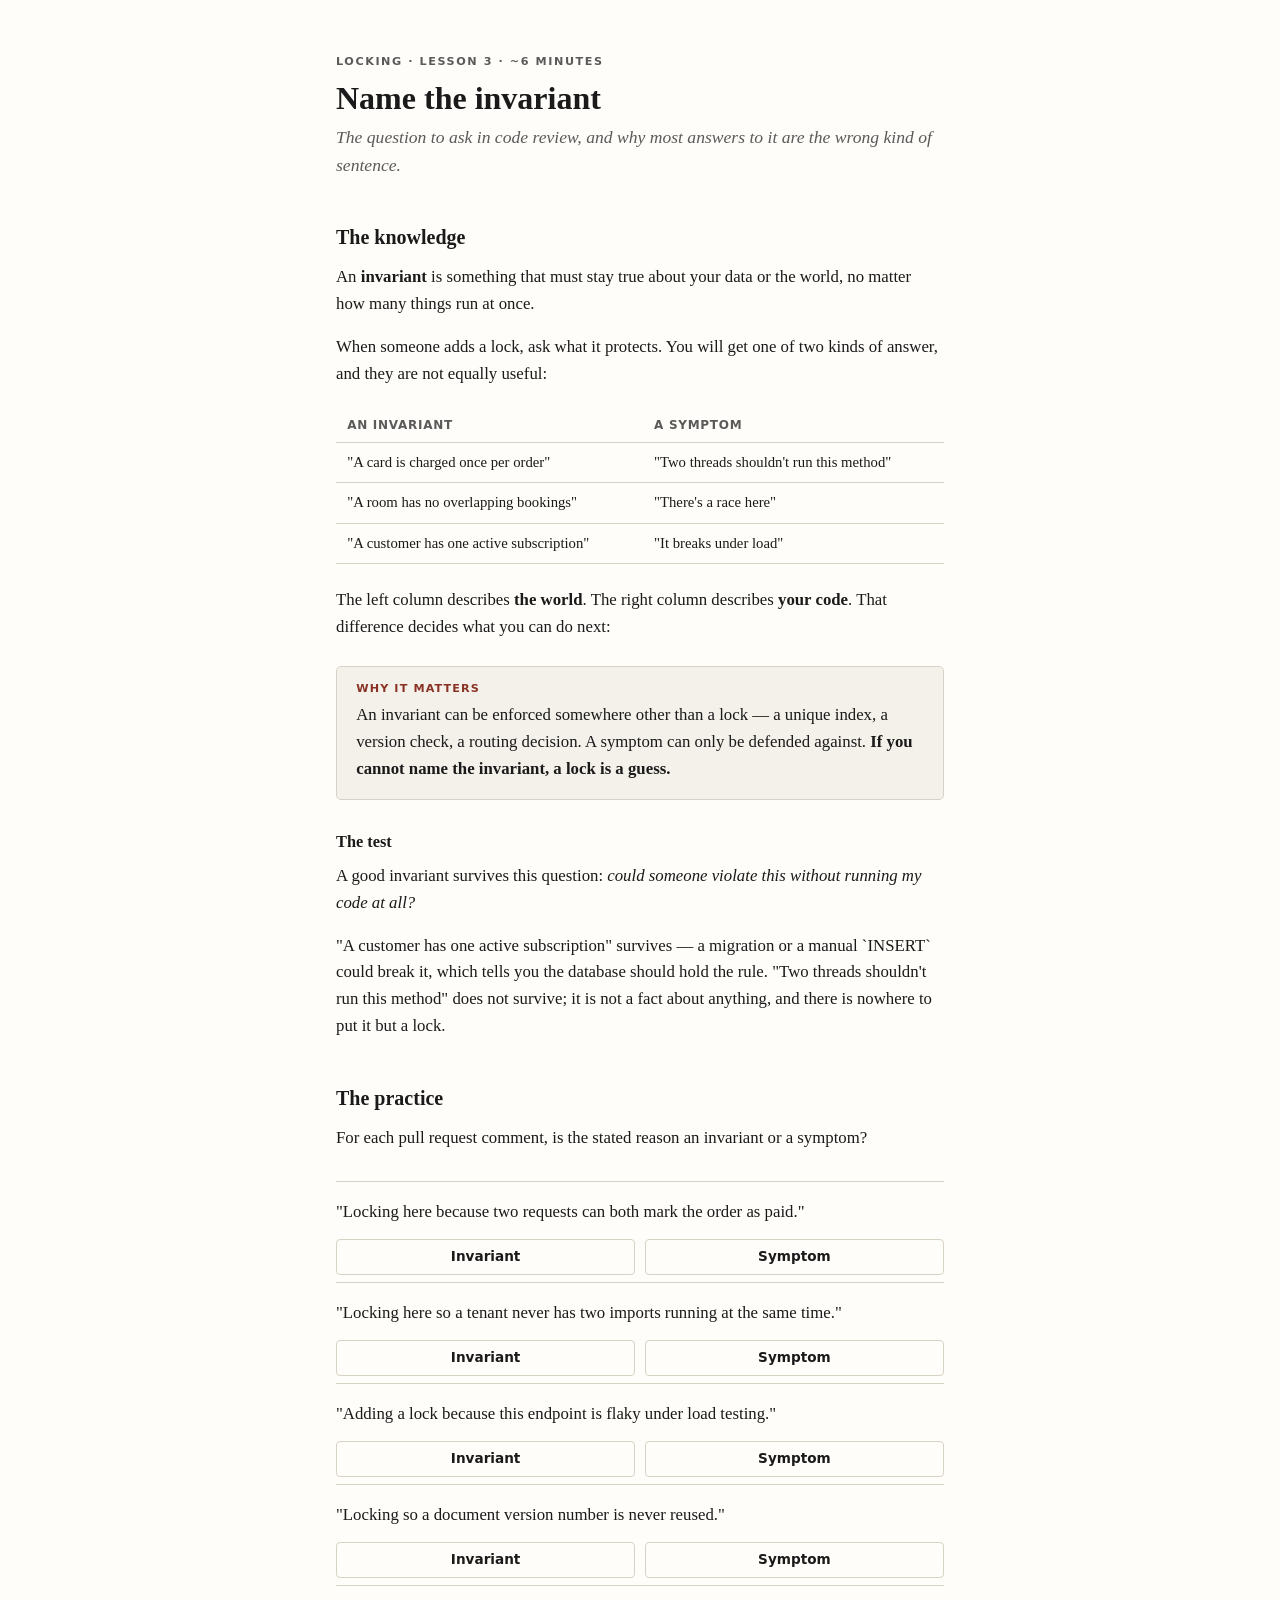
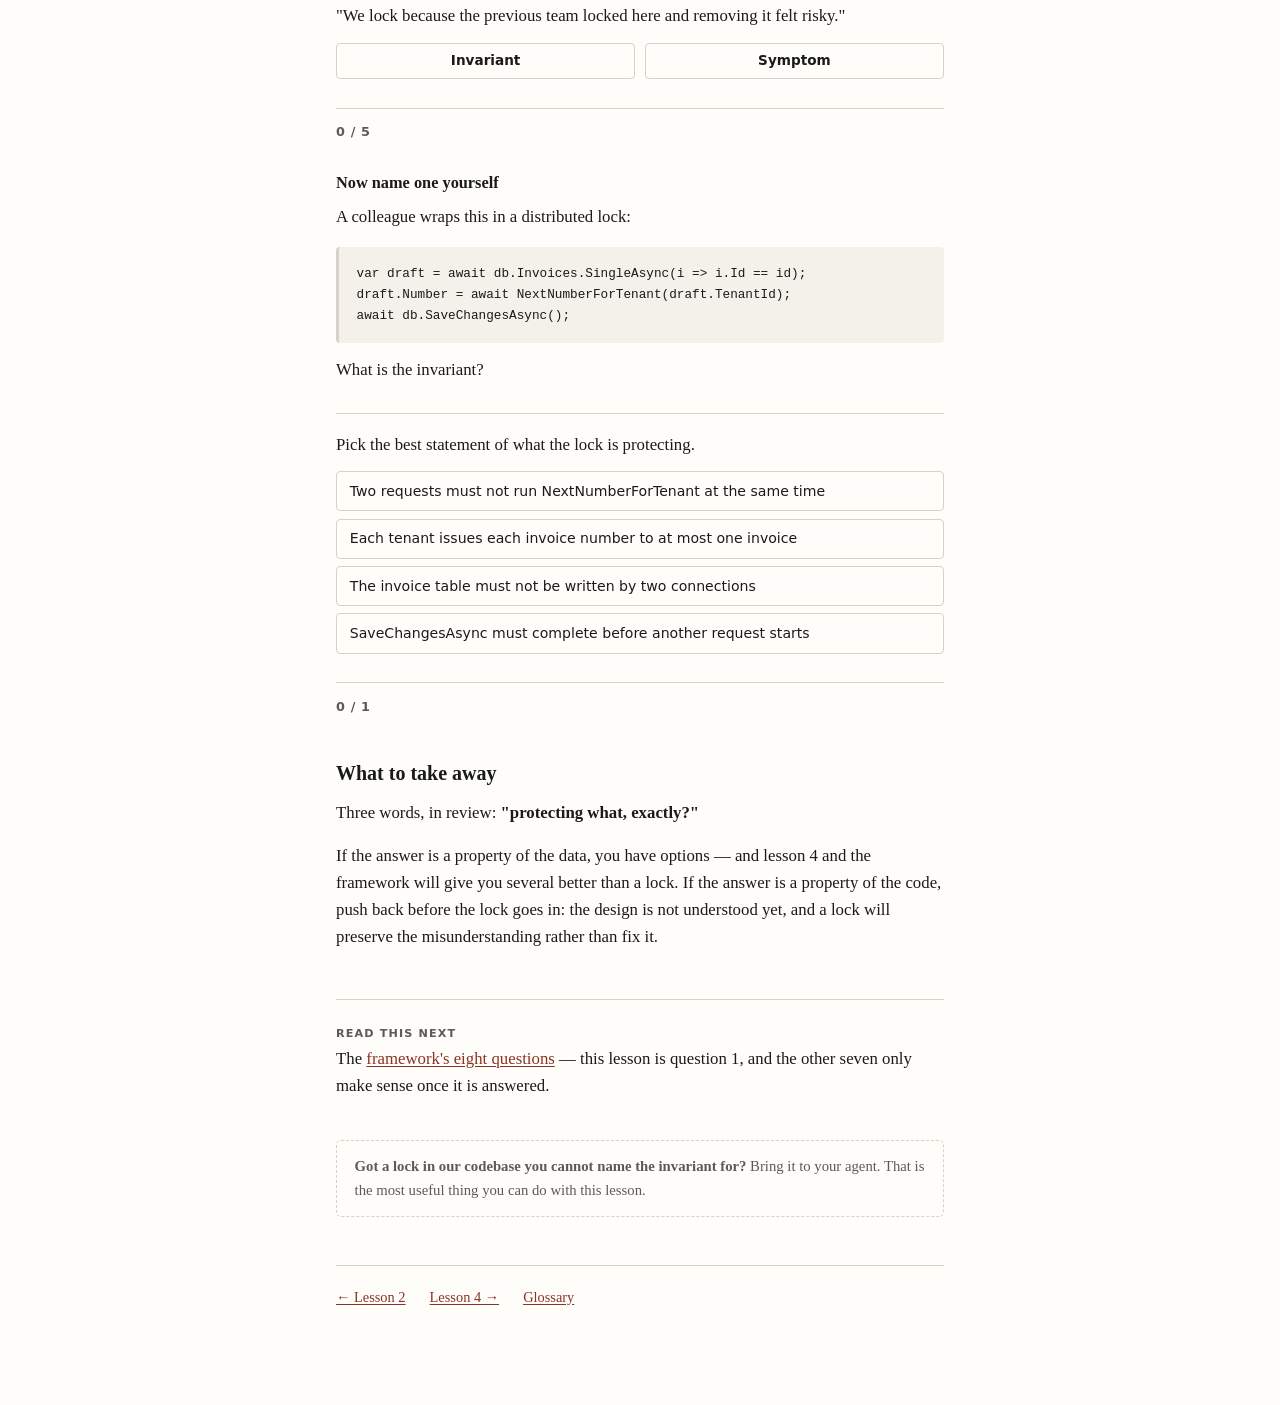
<file: teaching/lessons/0003-name-the-invariant.html>
<!doctype html>
<html lang="en">
<head>
<meta charset="utf-8">
<meta name="viewport" content="width=device-width, initial-scale=1">
<title>Lesson 3 — Name the invariant</title>
<link rel="stylesheet" href="../assets/lesson.css">
</head>
<body>

<p class="eyebrow">Locking · Lesson 3 · ~6 minutes</p>
<h1>Name the invariant</h1>
<p class="standfirst">The question to ask in code review, and why most answers
to it are the wrong kind of sentence.</p>

<h2>The knowledge</h2>

<p>An <strong>invariant</strong> is something that must stay true about your data
or the world, no matter how many things run at once.</p>

<p>When someone adds a lock, ask what it protects. You will get one of two kinds
of answer, and they are not equally useful:</p>

<table>
  <thead><tr><th>An invariant</th><th>A symptom</th></tr></thead>
  <tbody>
    <tr><td>"A card is charged once per order"</td><td>"Two threads shouldn't run this method"</td></tr>
    <tr><td>"A room has no overlapping bookings"</td><td>"There's a race here"</td></tr>
    <tr><td>"A customer has one active subscription"</td><td>"It breaks under load"</td></tr>
  </tbody>
</table>

<p>The left column describes <strong>the world</strong>. The right column
describes <strong>your code</strong>. That difference decides what you can do
next:</p>

<div class="callout">
  <span class="label">Why it matters</span>
  <p>An invariant can be enforced somewhere other than a lock — a unique index,
  a version check, a routing decision. A symptom can only be defended against.
  <strong>If you cannot name the invariant, a lock is a guess.</strong></p>
</div>

<h3>The test</h3>

<p>A good invariant survives this question: <em>could someone violate this
without running my code at all?</em></p>

<p>"A customer has one active subscription" survives — a migration or a manual
`INSERT` could break it, which tells you the database should hold the rule. "Two
threads shouldn't run this method" does not survive; it is not a fact about
anything, and there is nowhere to put it but a lock.</p>

<h2>The practice</h2>

<p>For each pull request comment, is the stated reason an invariant or a symptom?</p>

<div id="q1"></div>

<h3>Now name one yourself</h3>

<p>A colleague wraps this in a distributed lock:</p>

<pre><code>var draft = await db.Invoices.SingleAsync(i =&gt; i.Id == id);
draft.Number = await NextNumberForTenant(draft.TenantId);
await db.SaveChangesAsync();</code></pre>

<p>What is the invariant?</p>

<div id="q2"></div>

<h2>What to take away</h2>

<p>Three words, in review: <strong>"protecting what, exactly?"</strong></p>

<p>If the answer is a property of the data, you have options — and lesson 4 and
the framework will give you several better than a lock. If the answer is a
property of the code, push back before the lock goes in: the design is not
understood yet, and a lock will preserve the misunderstanding rather than fix it.</p>

<div class="source">
  <span class="label">Read this next</span>
  <p>The <a href="../../01-locking/FRAMEWORK.md">framework's eight questions</a>
  — this lesson is question 1, and the other seven only make sense once it is
  answered.</p>
</div>

<div class="ask">
  <strong>Got a lock in our codebase you cannot name the invariant for?</strong>
  Bring it to your agent. That is the most useful thing you can do with this lesson.
</div>

<nav class="lesson-nav">
  <a href="0002-the-lock-that-was-never-there.html">← Lesson 2</a>
  <a href="0004-when-a-lock-cannot-help.html">Lesson 4 →</a>
  <a href="../GLOSSARY.md">Glossary</a>
</nav>

<script src="../assets/quiz.js"></script>
<script>
Quiz.sort({
  mount: '#q1',
  buckets: ['Invariant', 'Symptom'],
  items: [
    { text: '"Locking here because two requests can both mark the order as paid."',
      answer: 'Symptom',
      why: 'It describes what the code does, not what must be true. Push one level further and you get the invariant: an order is paid once. That version has other solutions — a status check in the UPDATE, for instance.' },
    { text: '"Locking here so a tenant never has two imports running at the same time."',
      answer: 'Invariant',
      why: 'A fact about the world that holds regardless of your code. Nameable, so it is enforceable — and this one is a genuine advisory-lock case, because there is no row to lock.' },
    { text: '"Adding a lock because this endpoint is flaky under load testing."',
      answer: 'Symptom',
      why: 'Flakiness is evidence, not a specification. A lock here freezes the symptom in place and the actual invariant stays unidentified — so nobody can tell later whether the lock is still needed.' },
    { text: '"Locking so a document version number is never reused."',
      answer: 'Invariant',
      why: 'A property of the data, and a very enforceable one — a unique constraint on (document, version) holds it against every writer, including ones that never take your lock.' },
    { text: '"We lock because the previous team locked here and removing it felt risky."',
      answer: 'Symptom',
      why: 'Not even a symptom of a race, just of missing knowledge. This is the most common kind in a mature codebase, and the honest response is to find the invariant before touching anything.' }
  ]
});

Quiz.choice({
  mount: '#q2',
  items: [
    { text: 'Pick the best statement of what the lock is protecting.',
      options: [
        'Two requests must not run NextNumberForTenant at the same time',
        'Each tenant issues each invoice number to at most one invoice',
        'The invoice table must not be written by two connections',
        'SaveChangesAsync must complete before another request starts'
      ],
      answer: 'Each tenant issues each invoice number to at most one invoice',
      why: 'It is the only option that describes the data rather than the execution. And once phrased that way the better fix is visible: a unique index on (TenantId, Number) enforces it against every writer, with the lock as at most an optimisation.' }
  ]
});
</script>
</body>
</html>
</file>
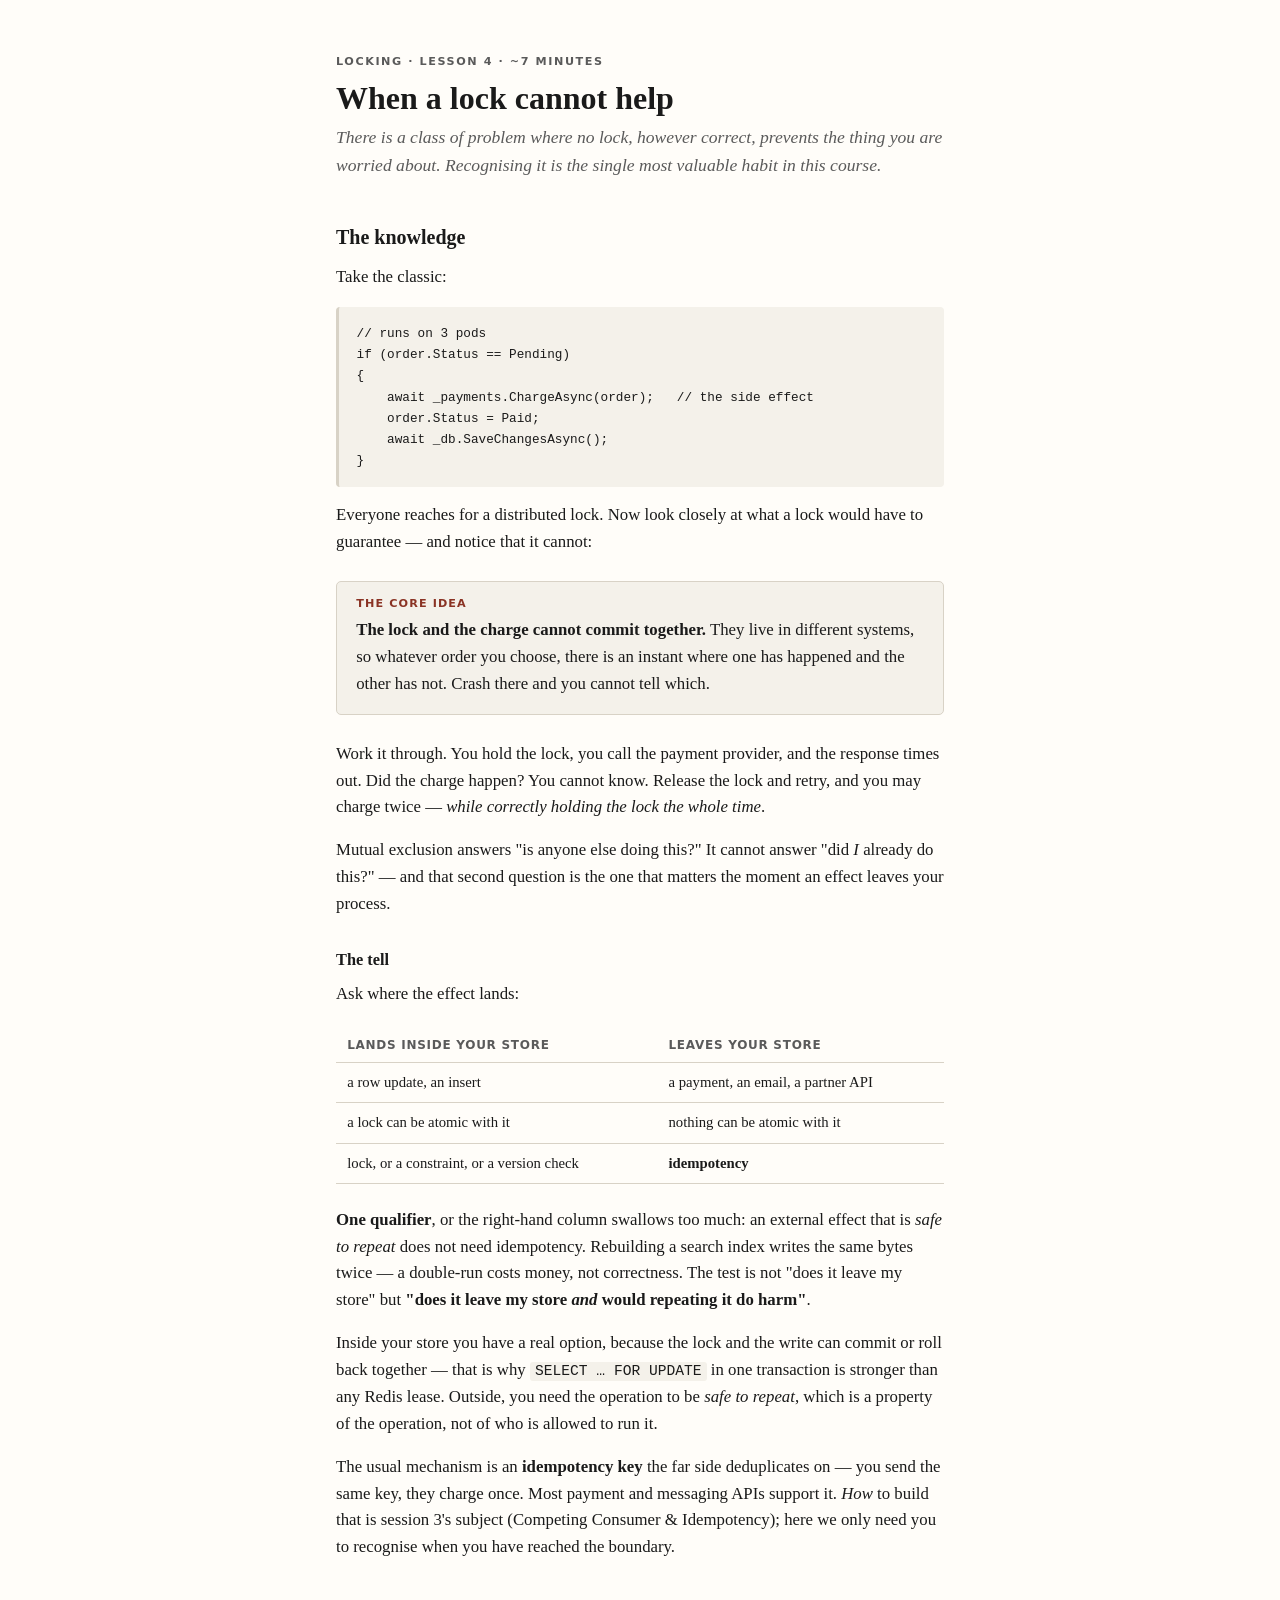
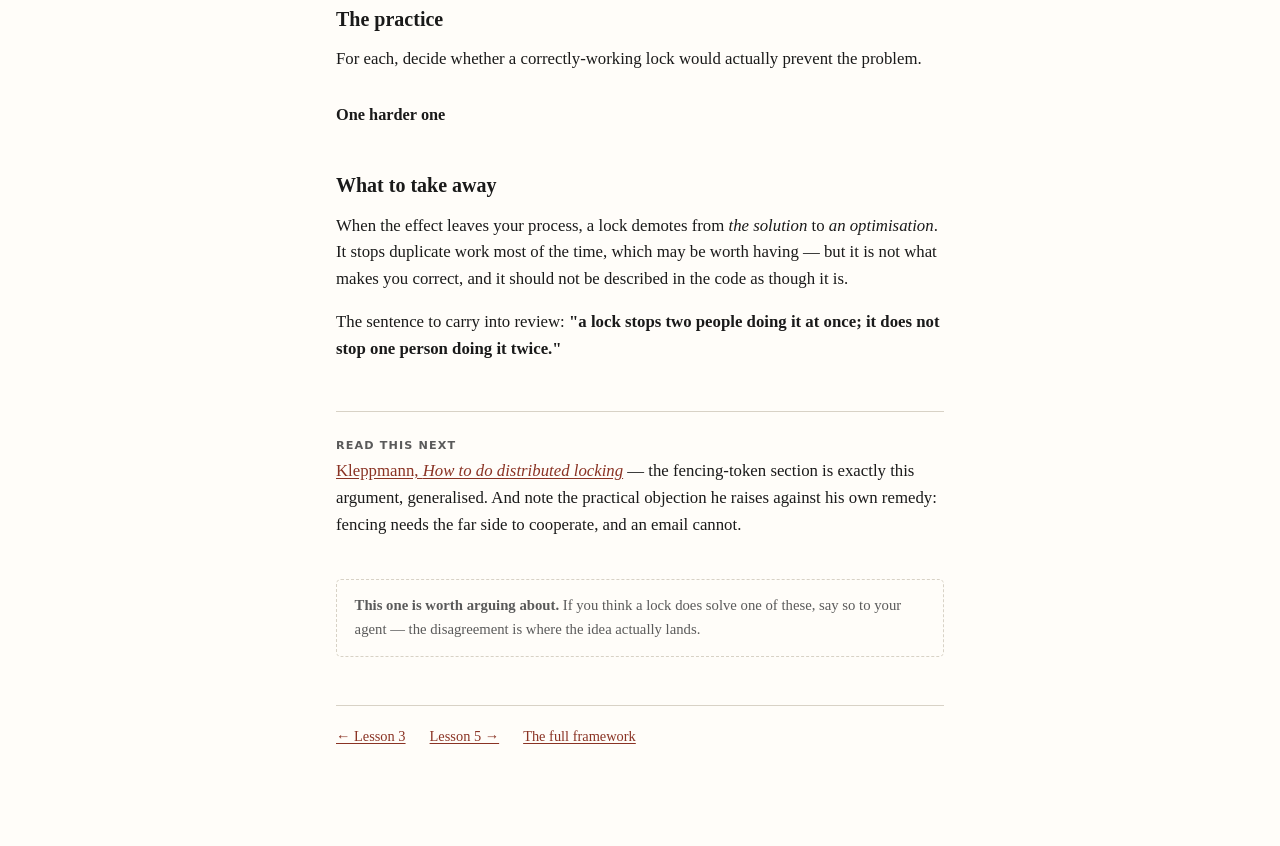
<file: teaching/lessons/0004-when-a-lock-cannot-help.html>
<!doctype html>
<html lang="en">
<head>
<meta charset="utf-8">
<meta name="viewport" content="width=device-width, initial-scale=1">
<title>Lesson 4 — When a lock cannot help</title>
<link rel="stylesheet" href="../assets/lesson.css">
</head>
<body>

<p class="eyebrow">Locking · Lesson 4 · ~7 minutes</p>
<h1>When a lock cannot help</h1>
<p class="standfirst">There is a class of problem where no lock, however
correct, prevents the thing you are worried about. Recognising it is the single
most valuable habit in this course.</p>

<h2>The knowledge</h2>

<p>Take the classic:</p>

<pre><code>// runs on 3 pods
if (order.Status == Pending)
{
    await _payments.ChargeAsync(order);   // the side effect
    order.Status = Paid;
    await _db.SaveChangesAsync();
}</code></pre>

<p>Everyone reaches for a distributed lock. Now look closely at what a lock
would have to guarantee — and notice that it cannot:</p>

<div class="callout">
  <span class="label">The core idea</span>
  <p><strong>The lock and the charge cannot commit together.</strong> They live
  in different systems, so whatever order you choose, there is an instant where
  one has happened and the other has not. Crash there and you cannot tell which.</p>
</div>

<p>Work it through. You hold the lock, you call the payment provider, and the
response times out. Did the charge happen? You cannot know. Release the lock and
retry, and you may charge twice — <em>while correctly holding the lock the whole
time</em>.</p>

<p>Mutual exclusion answers "is anyone else doing this?" It cannot answer "did
<em>I</em> already do this?" — and that second question is the one that matters
the moment an effect leaves your process.</p>

<h3>The tell</h3>

<p>Ask where the effect lands:</p>

<table>
  <thead><tr><th>Lands inside your store</th><th>Leaves your store</th></tr></thead>
  <tbody>
    <tr><td>a row update, an insert</td><td>a payment, an email, a partner API</td></tr>
    <tr><td>a lock can be atomic with it</td><td>nothing can be atomic with it</td></tr>
    <tr><td>lock, or a constraint, or a version check</td><td><strong>idempotency</strong></td></tr>
  </tbody>
</table>

<p><strong>One qualifier</strong>, or the right-hand column swallows too much: an
external effect that is <em>safe to repeat</em> does not need idempotency.
Rebuilding a search index writes the same bytes twice — a double-run costs money,
not correctness. The test is not "does it leave my store" but <strong>"does it
leave my store <em>and</em> would repeating it do harm"</strong>.</p>

<p>Inside your store you have a real option, because the lock and the write can
commit or roll back together — that is why <code>SELECT … FOR UPDATE</code> in
one transaction is stronger than any Redis lease. Outside, you need the
operation to be <em>safe to repeat</em>, which is a property of the operation,
not of who is allowed to run it.</p>

<p>The usual mechanism is an <strong>idempotency key</strong> the far side
deduplicates on — you send the same key, they charge once. Most payment and
messaging APIs support it. <em>How</em> to build that is session 3's subject
(Competing Consumer &amp; Idempotency); here we only need you to recognise when
you have reached the boundary.</p>

<h2>The practice</h2>

<p>For each, decide whether a correctly-working lock would actually prevent the
problem.</p>

<div id="q1"></div>

<h3>One harder one</h3>

<div id="q2"></div>

<h2>What to take away</h2>

<p>When the effect leaves your process, a lock demotes from <em>the solution</em>
to <em>an optimisation</em>. It stops duplicate work most of the time, which may
be worth having — but it is not what makes you correct, and it should not be
described in the code as though it is.</p>

<p>The sentence to carry into review: <strong>"a lock stops two people doing it
at once; it does not stop one person doing it twice."</strong></p>

<div class="source">
  <span class="label">Read this next</span>
  <p><a href="https://martin.kleppmann.com/2016/02/08/how-to-do-distributed-locking.html">Kleppmann,
  <em>How to do distributed locking</em></a> — the fencing-token section is
  exactly this argument, generalised. And note the practical objection he raises
  against his own remedy: fencing needs the far side to cooperate, and an email
  cannot.</p>
</div>

<div class="ask">
  <strong>This one is worth arguing about.</strong> If you think a lock does
  solve one of these, say so to your agent — the disagreement is where the idea
  actually lands.
</div>

<nav class="lesson-nav">
  <a href="0003-name-the-invariant.html">← Lesson 3</a>
  <a href="0005-every-lease-expires.html">Lesson 5 →</a>
  <a href="../../01-locking/FRAMEWORK.md">The full framework</a>
</nav>

<script src="../assets/quiz.js"></script>
<script>
Quiz.sort({
  mount: '#q1',
  buckets: ['Lock helps', 'Lock cannot'],
  items: [
    { text: 'Two pods both try to set an order status from Pending to Paid in Postgres.',
      answer: 'Lock helps',
      why: 'The effect is a row in a store you control, so the lock and the write can sit in one transaction and commit together. Though a conditional UPDATE ... WHERE status = Pending does the same job with no lock at all.' },
    { text: 'A payment provider call is retried after a timeout, from the same pod.',
      answer: 'Lock cannot',
      why: 'You held the lock the entire time. The question is not "is someone else charging?" but "did my earlier attempt succeed?", and mutual exclusion has nothing to say about that. You need an idempotency key.' },
    { text: 'Two workers both increment a counter row in the same database.',
      answer: 'Lock helps',
      why: 'Inside your store. A row lock works, and an atomic UPDATE counter = counter + 1 works better — no read-then-write, so no window to protect.' },
    { text: 'A welcome email might be sent twice when a job is redelivered.',
      answer: 'Lock cannot',
      why: 'Once an email is sent it cannot be recalled, and the send is not atomic with anything you could roll back. You need a record of "already sent for this user" that the send is conditioned on.' },
    { text: 'Two instances both write the same file to blob storage.',
      answer: 'Lock helps',
      why: 'A genuine edge case: blob storage can enforce it for you, because a lease on the blob makes the SERVICE reject a writer without the current lease ID. The resource participates, which is what makes it different from an email.' }
  ]
});

Quiz.choice({
  mount: '#q2',
  items: [
    { text: 'You must call a partner API that is NOT idempotent, has no version check, and must happen exactly once. What do you do?',
      options: [
        'Use Redlock across five Redis nodes for a stronger guarantee',
        'Use a lease with renewal so it cannot expire mid-call',
        'Record the intent behind a unique constraint, then send if you won',
        'Wrap the call in a serializable transaction so it cannot interleave'
      ],
      answer: 'Record the intent behind a unique constraint, then send if you won',
      why: 'The first two make the lock stronger, which was never the failing part. The fourth cannot help because the API call is not part of your transaction. The third converts an unfenceable effect into a database race you CAN win. Note it is not exactly-once either: insert-then-send can OMIT the send, insert-pending/send/mark-sent can DUPLICATE it, and you are choosing which failure to reconcile. Building that properly is session 3's subject — recognising you have reached the boundary is what this lesson is for.' }
  ]
});
</script>
</body>
</html>
</file>
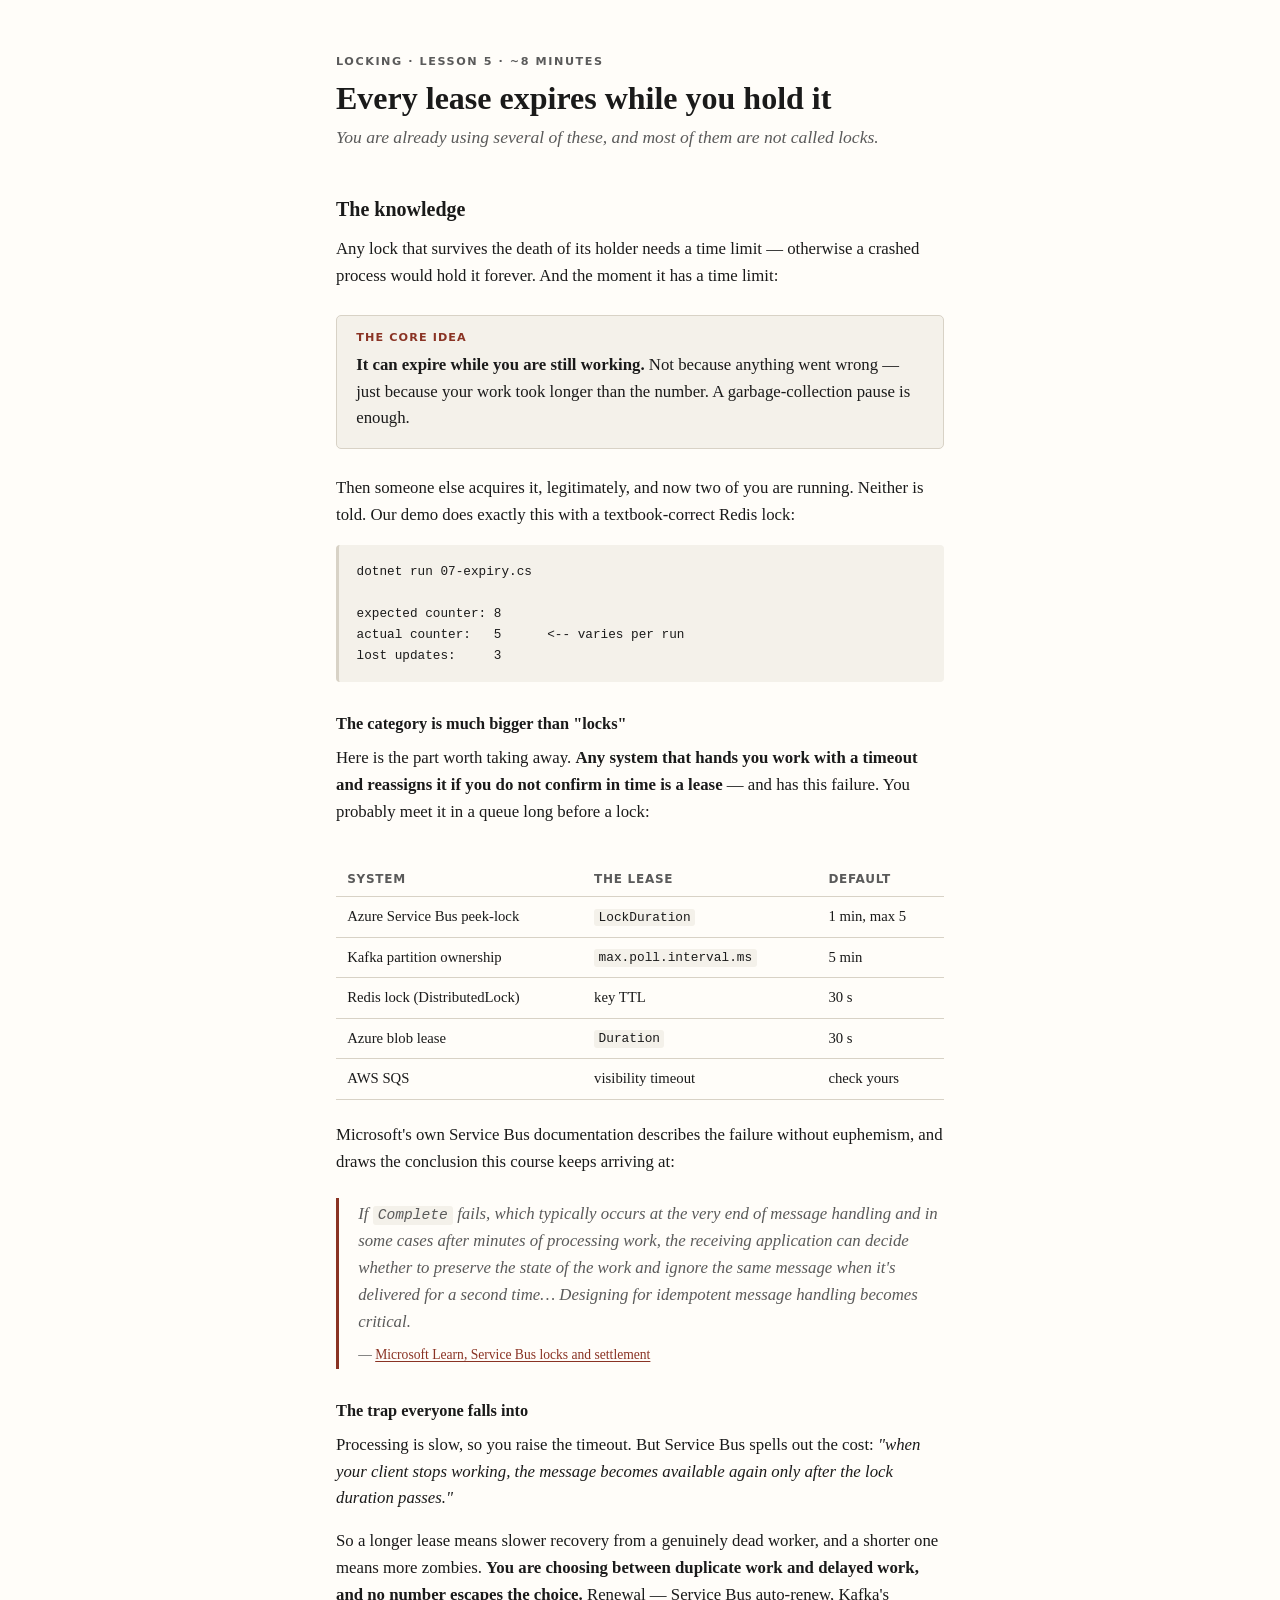
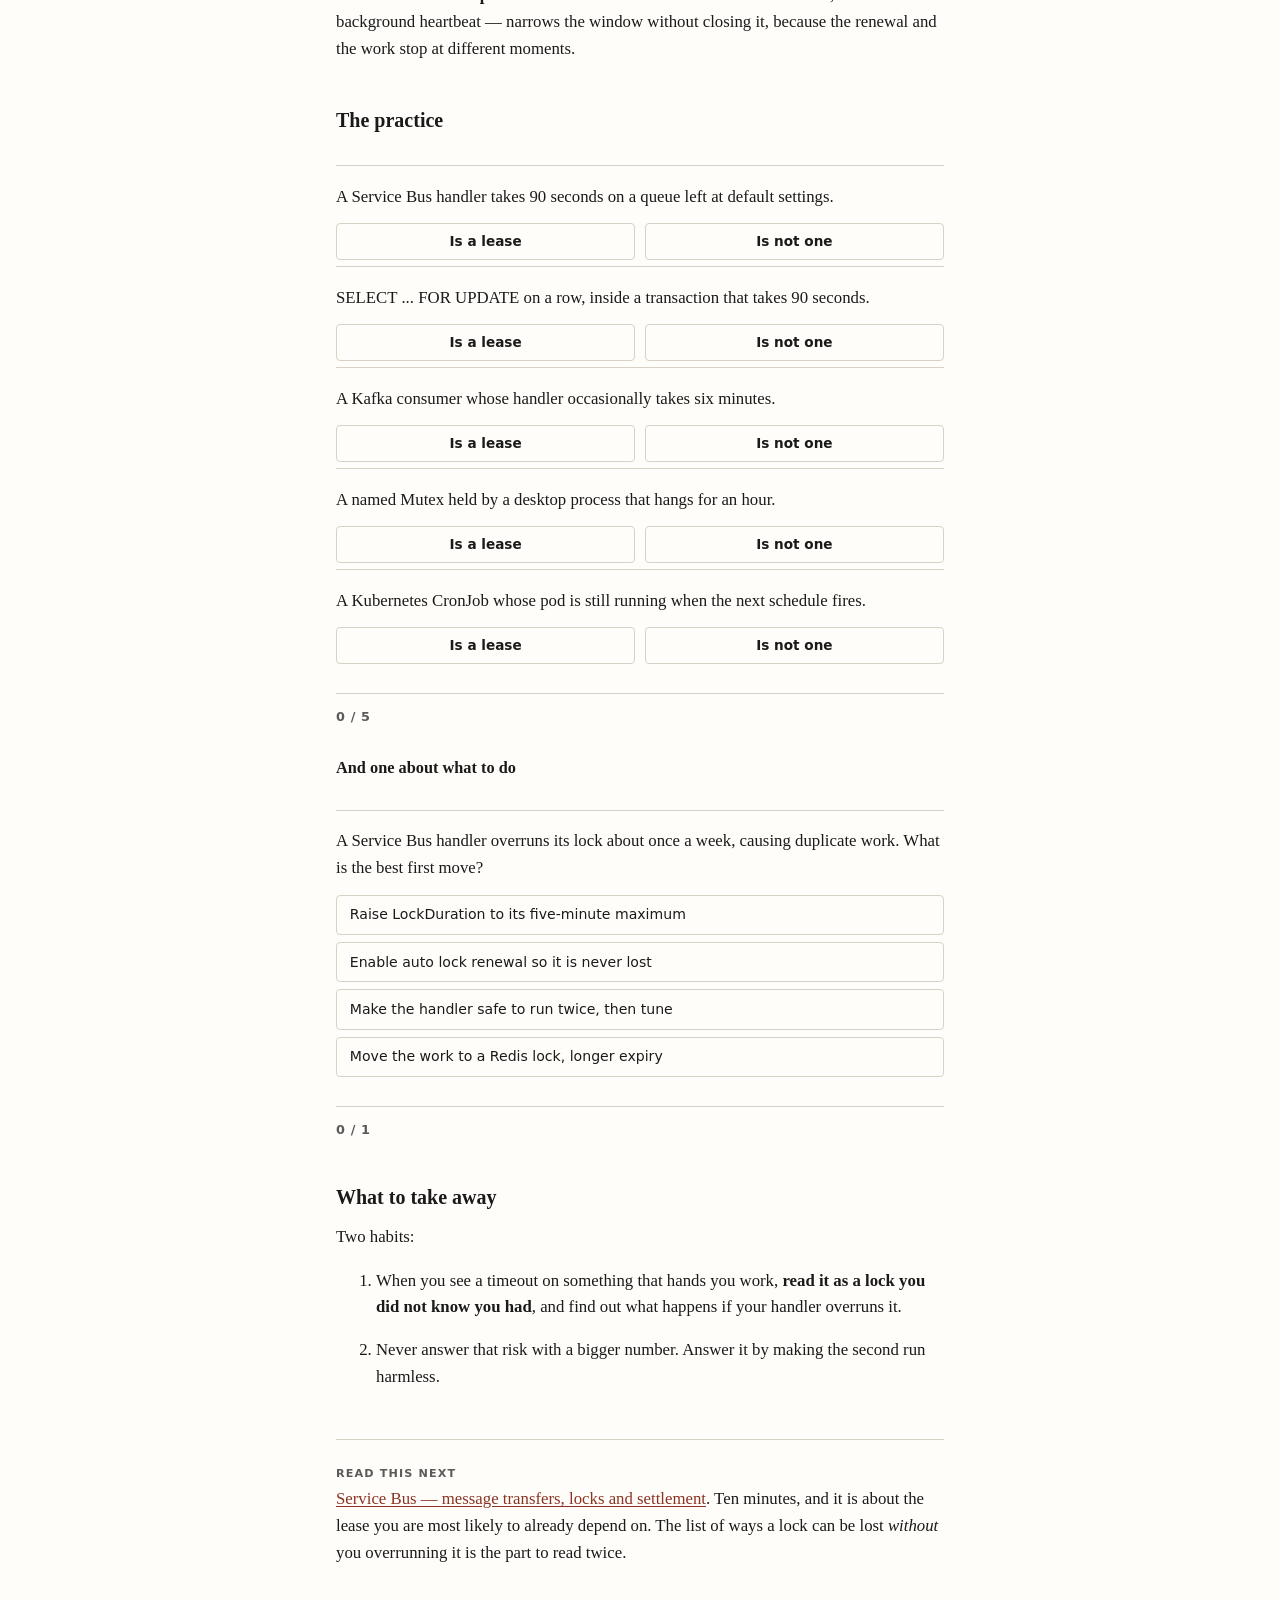
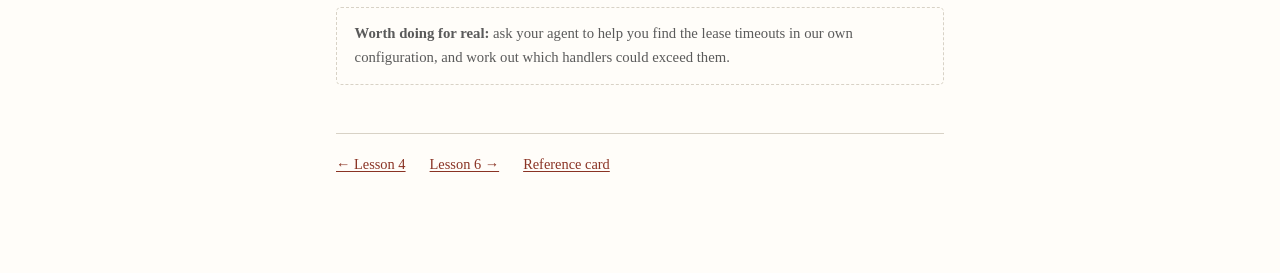
<file: teaching/lessons/0005-every-lease-expires.html>
<!doctype html>
<html lang="en">
<head>
<meta charset="utf-8">
<meta name="viewport" content="width=device-width, initial-scale=1">
<title>Lesson 5 — Every lease expires while you hold it</title>
<link rel="stylesheet" href="../assets/lesson.css">
</head>
<body>

<p class="eyebrow">Locking · Lesson 5 · ~8 minutes</p>
<h1>Every lease expires while you hold it</h1>
<p class="standfirst">You are already using several of these, and most of them
are not called locks.</p>

<h2>The knowledge</h2>

<p>Any lock that survives the death of its holder needs a time limit — otherwise
a crashed process would hold it forever. And the moment it has a time limit:</p>

<div class="callout">
  <span class="label">The core idea</span>
  <p><strong>It can expire while you are still working.</strong> Not because
  anything went wrong — just because your work took longer than the number. A
  garbage-collection pause is enough.</p>
</div>

<p>Then someone else acquires it, legitimately, and now two of you are running.
Neither is told. Our demo does exactly this with a textbook-correct Redis lock:</p>

<pre><code>dotnet run 07-expiry.cs

expected counter: 8
actual counter:   5      <-- varies per run
lost updates:     3</code></pre>

<h3>The category is much bigger than "locks"</h3>

<p>Here is the part worth taking away. <strong>Any system that hands you work
with a timeout and reassigns it if you do not confirm in time is a lease</strong>
— and has this failure. You probably meet it in a queue long before a lock:</p>

<div class="scroll-x">
<table>
  <thead><tr><th>System</th><th>The lease</th><th>Default</th></tr></thead>
  <tbody>
    <tr><td>Azure Service Bus peek-lock</td><td><code>LockDuration</code></td><td>1 min, max 5</td></tr>
    <tr><td>Kafka partition ownership</td><td><code>max.poll.interval.ms</code></td><td>5 min</td></tr>
    <tr><td>Redis lock (DistributedLock)</td><td>key TTL</td><td>30 s</td></tr>
    <tr><td>Azure blob lease</td><td><code>Duration</code></td><td>30 s</td></tr>
    <tr><td>AWS SQS</td><td>visibility timeout</td><td>check yours</td></tr>
  </tbody>
</table>
</div>

<p>Microsoft's own Service Bus documentation describes the failure without
euphemism, and draws the conclusion this course keeps arriving at:</p>

<blockquote>
  If <code>Complete</code> fails, which typically occurs at the very end of message
  handling and in some cases after minutes of processing work, the receiving
  application can decide whether to preserve the state of the work and ignore the
  same message when it's delivered for a second time… Designing for idempotent
  message handling becomes critical.
  <cite>— <a href="https://learn.microsoft.com/en-us/azure/service-bus-messaging/message-transfers-locks-settlement">Microsoft Learn, Service Bus locks and settlement</a></cite>
</blockquote>

<h3>The trap everyone falls into</h3>

<p>Processing is slow, so you raise the timeout. But Service Bus spells out the
cost: <em>"when your client stops working, the message becomes available again
only after the lock duration passes."</em></p>

<p>So a longer lease means slower recovery from a genuinely dead worker, and a
shorter one means more zombies. <strong>You are choosing between duplicate work
and delayed work, and no number escapes the choice.</strong> Renewal — Service
Bus auto-renew, Kafka's background heartbeat — narrows the window without
closing it, because the renewal and the work stop at different moments.</p>

<h2>The practice</h2>

<div id="q1"></div>

<h3>And one about what to do</h3>

<div id="q2"></div>

<h2>What to take away</h2>

<p>Two habits:</p>

<ol>
  <li>When you see a timeout on something that hands you work, <strong>read it as
  a lock you did not know you had</strong>, and find out what happens if your
  handler overruns it.</li>
  <li>Never answer that risk with a bigger number. Answer it by making the second
  run harmless.</li>
</ol>

<div class="source">
  <span class="label">Read this next</span>
  <p><a href="https://learn.microsoft.com/en-us/azure/service-bus-messaging/message-transfers-locks-settlement">Service
  Bus — message transfers, locks and settlement</a>. Ten minutes, and it is about
  the lease you are most likely to already depend on. The list of ways a lock can
  be lost <em>without</em> you overrunning it is the part to read twice.</p>
</div>

<div class="ask">
  <strong>Worth doing for real:</strong> ask your agent to help you find the
  lease timeouts in our own configuration, and work out which handlers could
  exceed them.
</div>

<nav class="lesson-nav">
  <a href="0004-when-a-lock-cannot-help.html">← Lesson 4</a>
  <a href="0006-walking-the-tree.html">Lesson 6 →</a>
  <a href="../reference/decision-tree.html">Reference card</a>
</nav>

<script src="../assets/quiz.js"></script>
<script>
Quiz.sort({
  mount: '#q1',
  buckets: ['Is a lease', 'Is not one'],
  items: [
    { text: 'A Service Bus handler takes 90 seconds on a queue left at default settings.',
      answer: 'Is a lease',
      why: 'LockDuration defaults to 1 minute, so the lock lapsed 30 seconds before you finished — the message went back to the front of the queue and someone else may already be processing it. Complete will then fail with MessageLockLostException.' },
    { text: 'SELECT ... FOR UPDATE on a row, inside a transaction that takes 90 seconds.',
      answer: 'Is not one',
      why: 'A row lock has no clock. It is held until the transaction ends, however long that takes. It can still be lost if something kills your session, but slow work alone will never release it.' },
    { text: 'A Kafka consumer whose handler occasionally takes six minutes.',
      answer: 'Is a lease',
      why: 'max.poll.interval.ms defaults to five minutes. Heartbeating lives on a background thread rather than your handler, so the group evicts you while the handler is still going; the partition is reassigned, and your eventual commit is rejected — after the work is already done. KIP-447 names this case Fence Zombie.' },
    { text: 'A named Mutex held by a desktop process that hangs for an hour.',
      answer: 'Is not one',
      why: 'An OS kernel object with no expiry. It is released when the process dies or the handle closes, never on a timer — which is why it deadlocks rather than double-runs.' },
    { text: 'A Kubernetes CronJob whose pod is still running when the next schedule fires.',
      answer: 'Is not one',
      why: 'A deliberate near-miss: this is an overlap problem, not a lease. Nothing was reassigned and no ownership expired — the scheduler simply started a second one. concurrencyPolicy is the knob, not a timeout.' }
  ]
});

Quiz.choice({
  mount: '#q2',
  items: [
    { text: 'A Service Bus handler overruns its lock about once a week, causing duplicate work. What is the best first move?',
      options: [
        'Raise LockDuration to its five-minute maximum',
        'Enable auto lock renewal so it is never lost',
        'Make the handler safe to run twice, then tune',
        'Move the work to a Redis lock, longer expiry'
      ],
      answer: 'Make the handler safe to run twice, then tune',
      why: 'The other three trade one failure for another: a longer lease delays recovery from dead workers, renewal narrows the window without closing it, and a different lock technology has the identical problem. Only making the handler repeatable removes the consequence. Tuning afterwards is fine — it just should not be the thing you rely on.' }
  ]
});
</script>
</body>
</html>
</file>
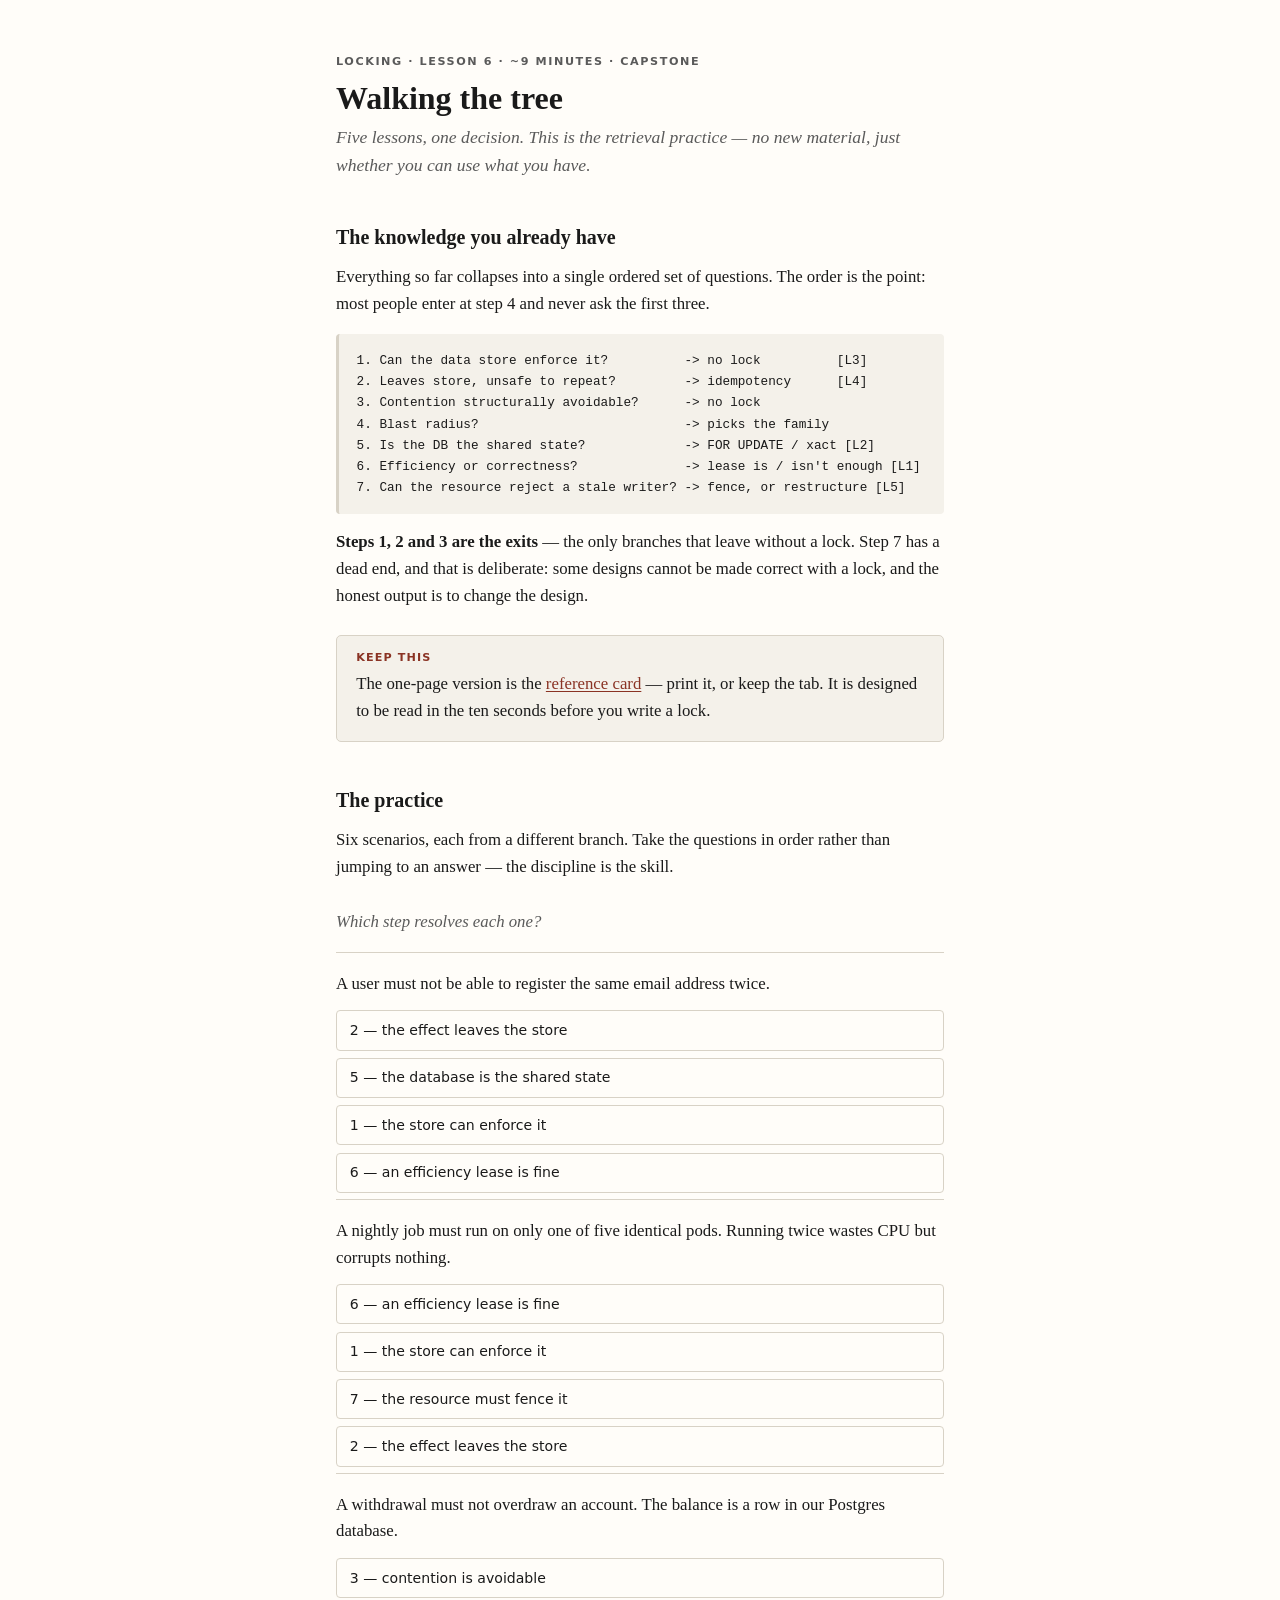
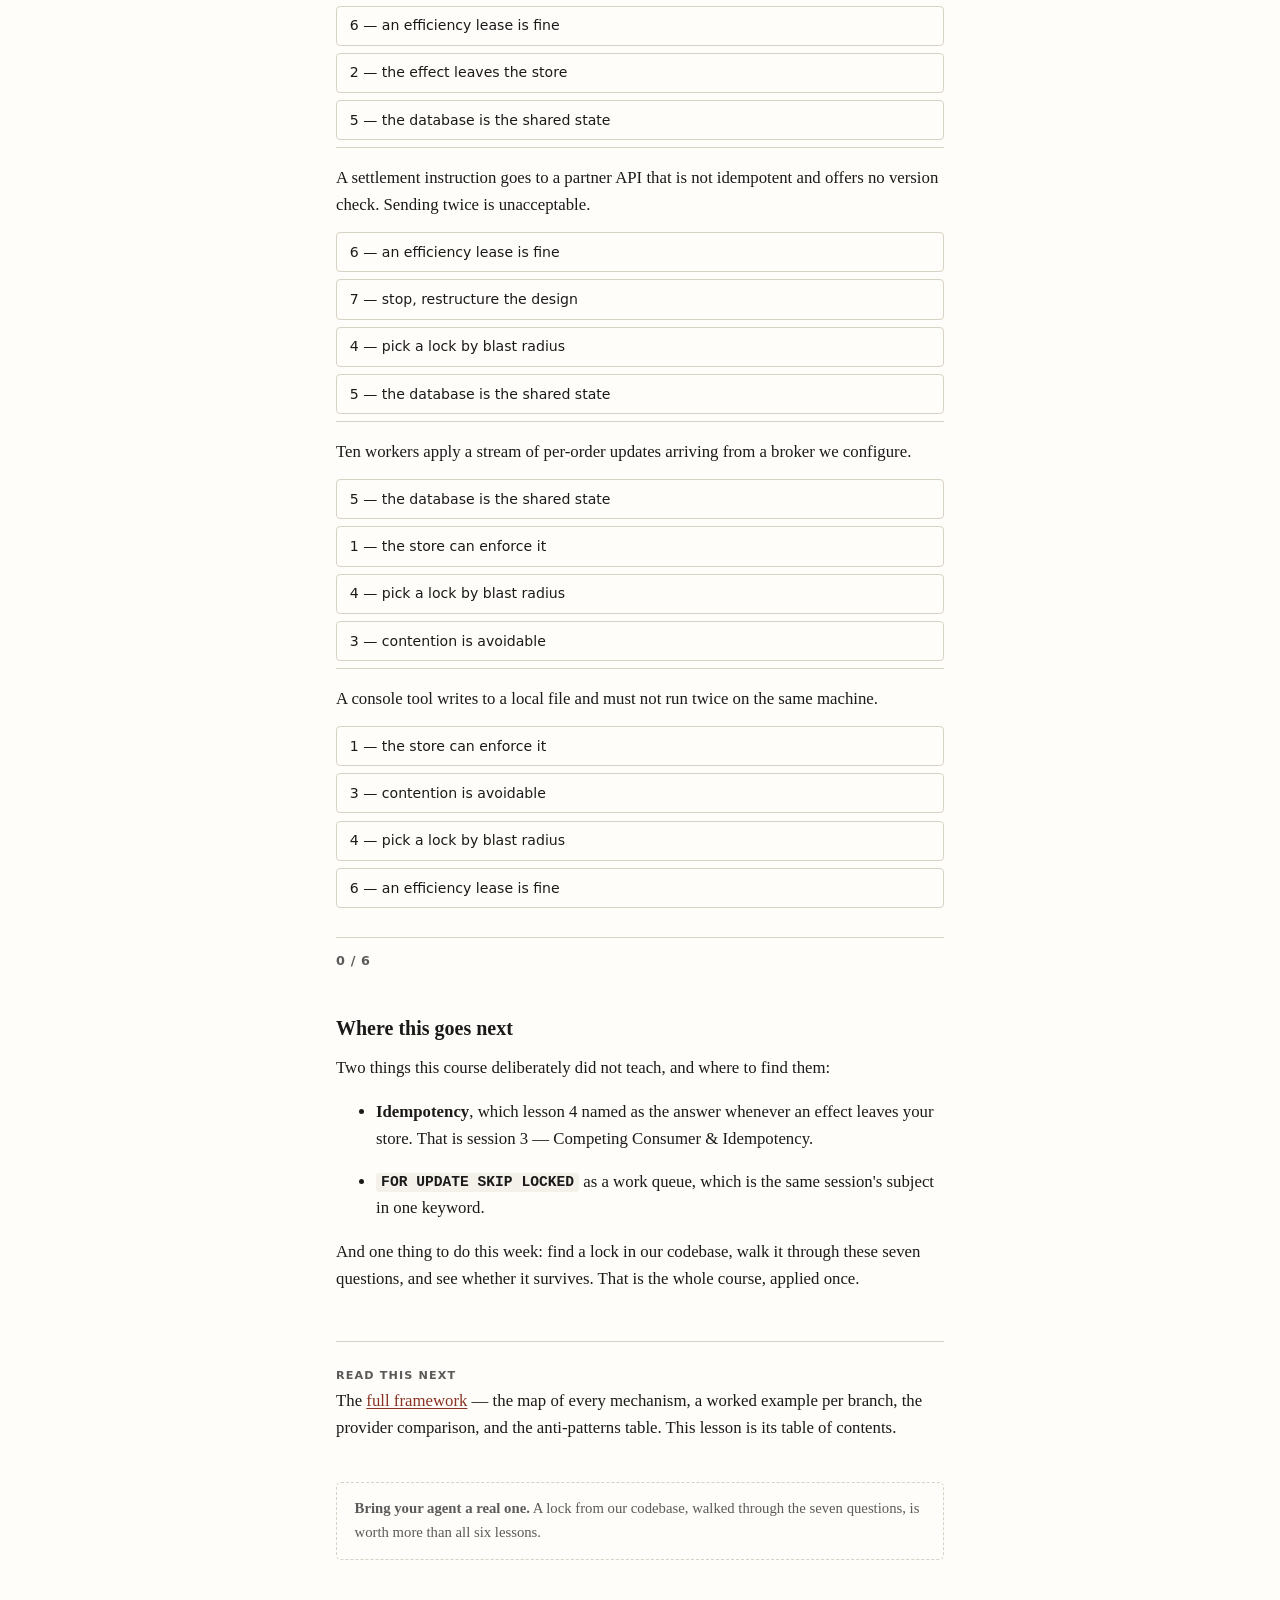
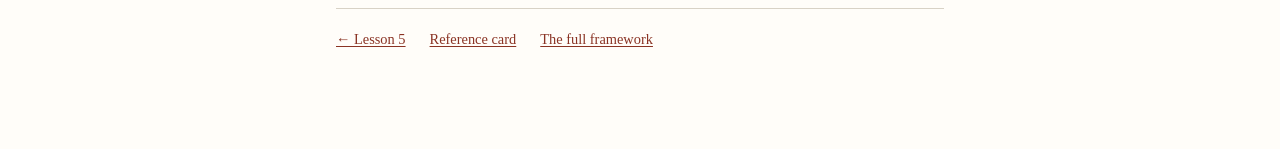
<file: teaching/lessons/0006-walking-the-tree.html>
<!doctype html>
<html lang="en">
<head>
<meta charset="utf-8">
<meta name="viewport" content="width=device-width, initial-scale=1">
<title>Lesson 6 — Walking the tree</title>
<link rel="stylesheet" href="../assets/lesson.css">
</head>
<body>

<p class="eyebrow">Locking · Lesson 6 · ~9 minutes · capstone</p>
<h1>Walking the tree</h1>
<p class="standfirst">Five lessons, one decision. This is the retrieval
practice — no new material, just whether you can use what you have.</p>

<h2>The knowledge you already have</h2>

<p>Everything so far collapses into a single ordered set of questions. The order
is the point: most people enter at step 4 and never ask the first three.</p>

<pre><code>1. Can the data store enforce it?          -> no lock          [L3]
2. Leaves store, unsafe to repeat?         -> idempotency      [L4]
3. Contention structurally avoidable?      -> no lock
4. Blast radius?                           -> picks the family
5. Is the DB the shared state?             -> FOR UPDATE / xact [L2]
6. Efficiency or correctness?              -> lease is / isn't enough [L1]
7. Can the resource reject a stale writer? -> fence, or restructure [L5]</code></pre>

<p><strong>Steps 1, 2 and 3 are the exits</strong> — the only branches that leave
without a lock. Step 7 has a dead end, and that is deliberate: some designs
cannot be made correct with a lock, and the honest output is to change the
design.</p>

<div class="callout">
  <span class="label">Keep this</span>
  <p>The one-page version is the <a href="../reference/decision-tree.html">reference
  card</a> — print it, or keep the tab. It is designed to be read in the ten
  seconds before you write a lock.</p>
</div>

<h2>The practice</h2>

<p>Six scenarios, each from a different branch. Take the questions in order
rather than jumping to an answer — the discipline is the skill.</p>

<div id="q"></div>

<h2>Where this goes next</h2>

<p>Two things this course deliberately did not teach, and where to find them:</p>

<ul>
  <li><strong>Idempotency</strong>, which lesson 4 named as the answer whenever
  an effect leaves your store. That is session 3 — Competing Consumer &amp;
  Idempotency.</li>
  <li><strong><code>FOR UPDATE SKIP LOCKED</code></strong> as a work queue, which
  is the same session's subject in one keyword.</li>
</ul>

<p>And one thing to do this week: find a lock in our codebase, walk it through
these seven questions, and see whether it survives. That is the whole course,
applied once.</p>

<div class="source">
  <span class="label">Read this next</span>
  <p>The <a href="../../01-locking/FRAMEWORK.md">full framework</a> — the map of
  every mechanism, a worked example per branch, the provider comparison, and the
  anti-patterns table. This lesson is its table of contents.</p>
</div>

<div class="ask">
  <strong>Bring your agent a real one.</strong> A lock from our codebase, walked
  through the seven questions, is worth more than all six lessons.
</div>

<nav class="lesson-nav">
  <a href="0005-every-lease-expires.html">← Lesson 5</a>
  <a href="../reference/decision-tree.html">Reference card</a>
  <a href="../../01-locking/FRAMEWORK.md">The full framework</a>
</nav>

<script src="../assets/quiz.js"></script>
<script>
Quiz.choice({
  mount: '#q',
  prompt: 'Which step resolves each one?',
  items: [
    { text: 'A user must not be able to register the same email address twice.',
      options: ['2 — the effect leaves the store',
                '5 — the database is the shared state',
                '1 — the store can enforce it',
                '6 — an efficiency lease is fine'],
      answer: '1 — the store can enforce it',
      why: 'Uniqueness is a predicate over rows, so a unique index holds it. Two concurrent signups race, one wins, the other gets 23505 and you turn that into "already registered". It binds a migration or a manual insert too, which no lock does.' },

    { text: 'A nightly job must run on only one of five identical pods. Running twice wastes CPU but corrupts nothing.',
      options: ['6 — an efficiency lease is fine',
                '1 — the store can enforce it',
                '7 — the resource must fence it',
                '2 — the effect leaves the store'],
      answer: '6 — an efficiency lease is fine',
      why: 'Write down what a double-run costs: money, not correctness. So the cheapest thing that mostly works is right — a Redis SET NX PX with a token and a compare-and-delete unlock, plus a comment saying the lock is approximate.' },

    { text: 'A withdrawal must not overdraw an account. The balance is a row in our Postgres database.',
      options: ['3 — contention is avoidable',
                '6 — an efficiency lease is fine',
                '2 — the effect leaves the store',
                '5 — the database is the shared state'],
      answer: '5 — the database is the shared state',
      why: 'SELECT ... FOR UPDATE inside the transaction that does the write, so the lock and the update commit together. No TTL exists, so there is no clock to be wrong — which is why step 5 sits before step 6.' },

    { text: 'A settlement instruction goes to a partner API that is not idempotent and offers no version check. Sending twice is unacceptable.',
      options: ['6 — an efficiency lease is fine',
                '7 — stop, restructure the design',
                '4 — pick a lock by blast radius',
                '5 — the database is the shared state'],
      answer: '7 — stop, restructure the design',
      why: 'Correctness, the effect is external, and the resource cannot reject a stale caller — so no lock makes this safe. Go back to step 1 or 2: record the intent behind a unique constraint and send only if you won. The dead end is the answer, not a failure to find one.' },

    { text: 'Ten workers apply a stream of per-order updates arriving from a broker we configure.',
      options: ['5 — the database is the shared state',
                '1 — the store can enforce it',
                '4 — pick a lock by blast radius',
                '3 — contention is avoidable'],
      answer: '3 — contention is avoidable',
      why: 'Partition on order id and every update for one order lands on one consumer, so nothing interleaves and no lock is needed. Add an offset-conditioned write to cover the rebalance window — but that is idempotency, not a lock.' },

    { text: 'A console tool writes to a local file and must not run twice on the same machine.',
      options: ['1 — the store can enforce it',
                '3 — contention is avoidable',
                '4 — pick a lock by blast radius',
                '6 — an efficiency lease is fine'],
      answer: '4 — pick a lock by blast radius',
      why: 'Multiple processes, one machine, no database involved. A named Mutex — and Global-prefixed, or on Unix it is scoped to the POSIX session and on Windows to the Terminal Services session, and your guard silently does nothing.' }
  ]
});
</script>
</body>
</html>
</file>
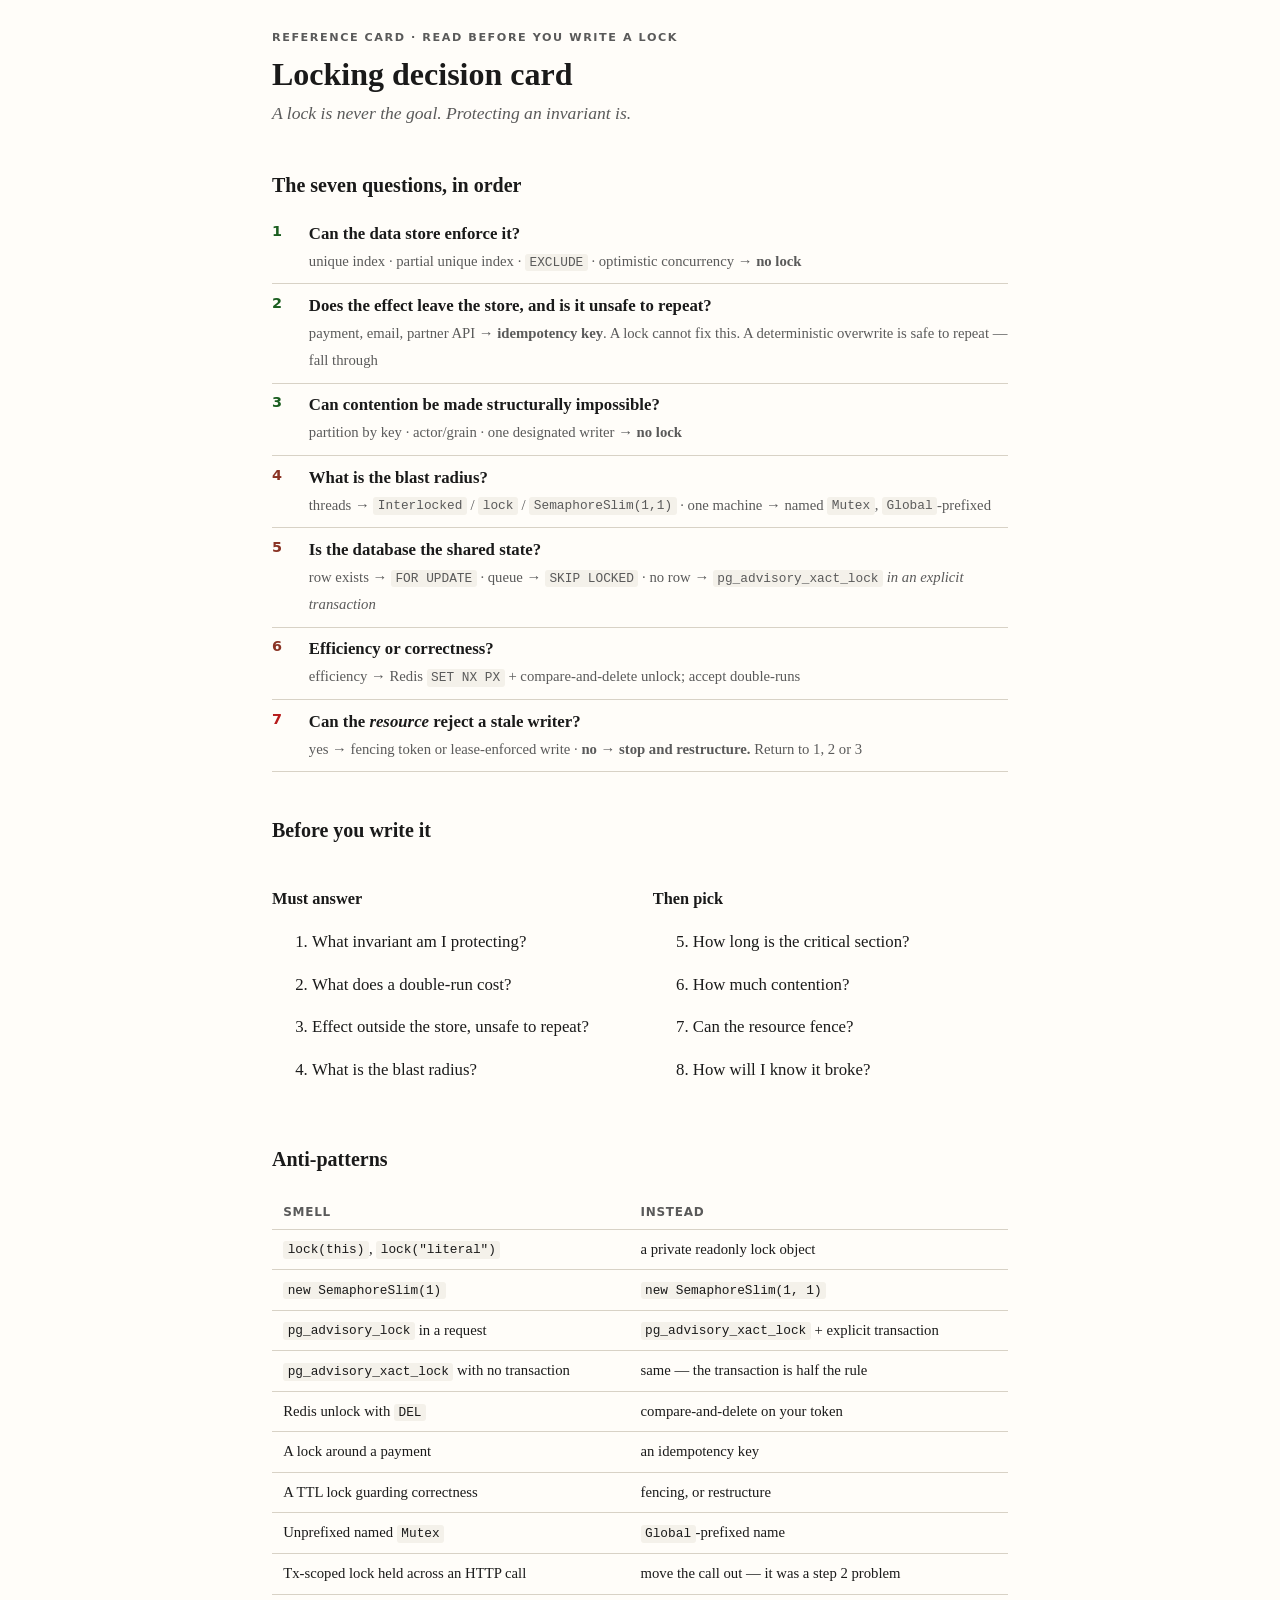
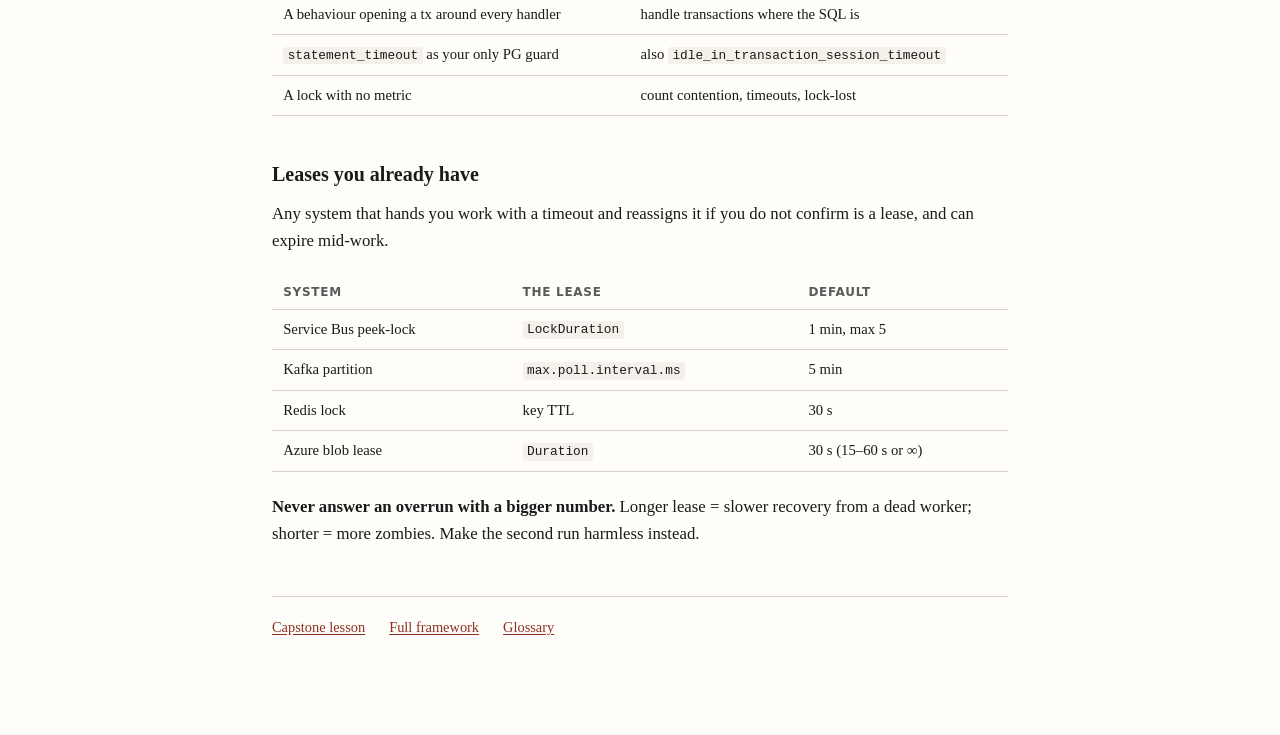
<file: teaching/reference/decision-tree.html>
<!doctype html>
<html lang="en">
<head>
<meta charset="utf-8">
<meta name="viewport" content="width=device-width, initial-scale=1">
<title>Locking — decision card</title>
<link rel="stylesheet" href="../assets/lesson.css">
<style>
  /* one-page card: tighter than a lesson, built to print */
  body { max-width: 46rem; padding-top: 2rem; }
  .step { display: grid; grid-template-columns: 1.6rem 1fr; gap: .7rem;
          padding: .55rem 0; border-bottom: 1px solid var(--rule); }
  .step .n { font: 700 .9rem/1.5 ui-sans-serif, system-ui, sans-serif; color: var(--accent); }
  .step .q { font-weight: 600; }
  .step .a { color: var(--ink-soft); font-size: .92rem; }
  .exit .n { color: var(--good); }
  .halt .n { color: var(--bad); }
  .two { display: grid; grid-template-columns: 1fr 1fr; gap: 1.6rem; }
  @media (max-width: 34rem) { .two { grid-template-columns: 1fr; } }
  @media print { body { padding: 0; } .two { gap: 1rem; } }
</style>
</head>
<body>

<p class="eyebrow">Reference card · read before you write a lock</p>
<h1>Locking decision card</h1>
<p class="standfirst">A lock is never the goal. Protecting an invariant is.</p>

<h2>The seven questions, in order</h2>

<div class="step exit"><span class="n">1</span><span>
  <span class="q">Can the data store enforce it?</span><br>
  <span class="a">unique index · partial unique index · <code>EXCLUDE</code> · optimistic concurrency → <strong>no lock</strong></span></span></div>

<div class="step exit"><span class="n">2</span><span>
  <span class="q">Does the effect leave the store, and is it unsafe to repeat?</span><br>
  <span class="a">payment, email, partner API → <strong>idempotency key</strong>. A lock cannot fix this. A deterministic overwrite is safe to repeat — fall through</span></span></div>

<div class="step exit"><span class="n">3</span><span>
  <span class="q">Can contention be made structurally impossible?</span><br>
  <span class="a">partition by key · actor/grain · one designated writer → <strong>no lock</strong></span></span></div>

<div class="step"><span class="n">4</span><span>
  <span class="q">What is the blast radius?</span><br>
  <span class="a">threads → <code>Interlocked</code> / <code>lock</code> / <code>SemaphoreSlim(1,1)</code> · one machine → named <code>Mutex</code>, <code>Global</code>-prefixed</span></span></div>

<div class="step"><span class="n">5</span><span>
  <span class="q">Is the database the shared state?</span><br>
  <span class="a">row exists → <code>FOR UPDATE</code> · queue → <code>SKIP LOCKED</code> · no row → <code>pg_advisory_xact_lock</code> <em>in an explicit transaction</em></span></span></div>

<div class="step"><span class="n">6</span><span>
  <span class="q">Efficiency or correctness?</span><br>
  <span class="a">efficiency → Redis <code>SET NX PX</code> + compare-and-delete unlock; accept double-runs</span></span></div>

<div class="step halt"><span class="n">7</span><span>
  <span class="q">Can the <em>resource</em> reject a stale writer?</span><br>
  <span class="a">yes → fencing token or lease-enforced write · <strong>no → stop and restructure.</strong> Return to 1, 2 or 3</span></span></div>

<h2>Before you write it</h2>

<div class="two">
<div>
  <h3>Must answer</h3>
  <ol>
    <li>What invariant am I protecting?</li>
    <li>What does a double-run cost?</li>
    <li>Effect outside the store, unsafe to repeat?</li>
    <li>What is the blast radius?</li>
  </ol>
</div>
<div>
  <h3>Then pick</h3>
  <ol start="5">
    <li>How long is the critical section?</li>
    <li>How much contention?</li>
    <li>Can the resource fence?</li>
    <li>How will I know it broke?</li>
  </ol>
</div>
</div>

<h2>Anti-patterns</h2>

<table>
  <thead><tr><th>Smell</th><th>Instead</th></tr></thead>
  <tbody>
    <tr><td><code>lock(this)</code>, <code>lock("literal")</code></td><td>a private readonly lock object</td></tr>
    <tr><td><code>new SemaphoreSlim(1)</code></td><td><code>new SemaphoreSlim(1, 1)</code></td></tr>
    <tr><td><code>pg_advisory_lock</code> in a request</td><td><code>pg_advisory_xact_lock</code> + explicit transaction</td></tr>
    <tr><td><code>pg_advisory_xact_lock</code> with no transaction</td><td>same — the transaction is half the rule</td></tr>
    <tr><td>Redis unlock with <code>DEL</code></td><td>compare-and-delete on your token</td></tr>
    <tr><td>A lock around a payment</td><td>an idempotency key</td></tr>
    <tr><td>A TTL lock guarding correctness</td><td>fencing, or restructure</td></tr>
    <tr><td>Unprefixed named <code>Mutex</code></td><td><code>Global</code>-prefixed name</td></tr>
    <tr><td>Tx-scoped lock held across an HTTP call</td><td>move the call out — it was a step 2 problem</td></tr>
    <tr><td>A behaviour opening a tx around every handler</td><td>handle transactions where the SQL is</td></tr>
    <tr><td><code>statement_timeout</code> as your only PG guard</td><td>also <code>idle_in_transaction_session_timeout</code></td></tr>
    <tr><td>A lock with no metric</td><td>count contention, timeouts, lock-lost</td></tr>
  </tbody>
</table>

<h2>Leases you already have</h2>

<p class="a">Any system that hands you work with a timeout and reassigns it if you
do not confirm is a lease, and can expire mid-work.</p>

<table>
  <thead><tr><th>System</th><th>The lease</th><th>Default</th></tr></thead>
  <tbody>
    <tr><td>Service Bus peek-lock</td><td><code>LockDuration</code></td><td>1 min, max 5</td></tr>
    <tr><td>Kafka partition</td><td><code>max.poll.interval.ms</code></td><td>5 min</td></tr>
    <tr><td>Redis lock</td><td>key TTL</td><td>30 s</td></tr>
    <tr><td>Azure blob lease</td><td><code>Duration</code></td><td>30 s (15–60 s or ∞)</td></tr>
  </tbody>
</table>

<p class="a"><strong>Never answer an overrun with a bigger number.</strong> Longer
lease = slower recovery from a dead worker; shorter = more zombies. Make the
second run harmless instead.</p>

<nav class="lesson-nav">
  <a href="../lessons/0006-walking-the-tree.html">Capstone lesson</a>
  <a href="../../01-locking/FRAMEWORK.md">Full framework</a>
  <a href="../GLOSSARY.md">Glossary</a>
</nav>

</body>
</html>
</file>
<file: teaching/assets/lesson.css>
/* Shared lesson stylesheet. Every lesson links this.
   Tufte-ish: generous margins, serif body, restrained palette, prints well. */

:root {
  --ink:      #1a1a1a;
  --ink-soft: #5a5a5a;
  --paper:    #fffdf9;
  --rule:     #d8d2c6;
  --accent:   #8a3324;   /* oxide red, for emphasis */
  --good:     #1b5e20;
  --bad:      #b71c1c;
  --code-bg:  #f4f1ea;
  --measure:  38rem;
}

@media (prefers-color-scheme: dark) {
  :root:not([data-theme="light"]) {
    --ink: #e8e4dc; --ink-soft: #a09a90; --paper: #1c1b19;
    --rule: #3a3833; --accent: #e07a5f; --good: #7dcea0; --bad: #e57373;
    --code-bg: #26241f;
  }
}
:root[data-theme="dark"] {
  --ink: #e8e4dc; --ink-soft: #a09a90; --paper: #1c1b19;
  --rule: #3a3833; --accent: #e07a5f; --good: #7dcea0; --bad: #e57373;
  --code-bg: #26241f;
}

body {
  background: var(--paper);
  color: var(--ink);
  font: 1.05rem/1.6 Georgia, "Iowan Old Style", "Palatino Linotype", serif;
  margin: 0 auto;
  padding: 3.5rem 1.5rem 6rem;
  max-width: var(--measure);
  -webkit-text-size-adjust: 100%;
}

.eyebrow {
  font: 600 .7rem/1 ui-sans-serif, system-ui, sans-serif;
  letter-spacing: .14em; text-transform: uppercase;
  color: var(--ink-soft); margin: 0 0 .8rem;
}
h1 { font-size: 2rem; line-height: 1.15; margin: 0 0 .4rem; font-weight: 600; }
h2 { font-size: 1.25rem; margin: 2.6rem 0 .7rem; font-weight: 600; }
h3 { font-size: 1.02rem; margin: 1.8rem 0 .5rem; font-weight: 600; }
.standfirst { color: var(--ink-soft); font-size: 1.1rem; margin: 0 0 2.2rem; font-style: italic; }
p, li { margin: 0 0 1rem; }
a { color: var(--accent); text-underline-offset: 2px; }

code, pre { font-family: "SF Mono", ui-monospace, Menlo, Consolas, monospace; font-size: .87em; }
code { background: var(--code-bg); padding: .1em .35em; border-radius: 3px; }
pre {
  background: var(--code-bg); padding: 1rem 1.1rem; border-radius: 4px;
  overflow-x: auto; line-height: 1.45; border-left: 3px solid var(--rule);
}
pre code { background: none; padding: 0; }

blockquote {
  margin: 1.4rem 0; padding: .2rem 0 .2rem 1.2rem;
  border-left: 3px solid var(--accent); color: var(--ink-soft); font-style: italic;
}
blockquote cite { display: block; font-size: .85rem; font-style: normal; margin-top: .5rem; }

table { border-collapse: collapse; width: 100%; margin: 1.4rem 0; font-size: .92rem; }
th, td { text-align: left; padding: .5rem .7rem; border-bottom: 1px solid var(--rule); }
th { font: 600 .75rem/1.3 ui-sans-serif, system-ui, sans-serif;
     letter-spacing: .06em; text-transform: uppercase; color: var(--ink-soft); }
.scroll-x { overflow-x: auto; }

.callout {
  border: 1px solid var(--rule); border-radius: 5px;
  padding: 1rem 1.2rem; margin: 1.6rem 0; background: var(--code-bg);
}
.callout > :last-child { margin-bottom: 0; }
.callout .label {
  font: 600 .7rem/1 ui-sans-serif, system-ui, sans-serif;
  letter-spacing: .1em; text-transform: uppercase; color: var(--accent);
  display: block; margin-bottom: .5rem;
}

.source { border-top: 1px solid var(--rule); margin-top: 3rem; padding-top: 1.2rem; }
.source .label { font: 600 .7rem/1 ui-sans-serif, system-ui, sans-serif;
  letter-spacing: .1em; text-transform: uppercase; color: var(--ink-soft); }

.ask {
  margin-top: 2.5rem; padding: .9rem 1.1rem; border: 1px dashed var(--rule);
  border-radius: 5px; font-size: .92rem; color: var(--ink-soft);
}
nav.lesson-nav { margin-top: 3rem; padding-top: 1.2rem; border-top: 1px solid var(--rule);
  font-size: .9rem; display: flex; gap: 1.5rem; flex-wrap: wrap; }

/* --- quiz component (assets/quiz.js) --- */
.quiz { margin: 1.8rem 0; }
.quiz-prompt { font-style: italic; color: var(--ink-soft); }
.quiz-item { border-top: 1px solid var(--rule); padding: 1.1rem 0 .4rem; }
.quiz-text { margin: 0 0 .8rem; }
.quiz-buttons { display: flex; gap: .6rem; flex-wrap: wrap; }
.quiz-btn {
  flex: 1 1 0; min-width: 9rem;
  font: 600 .85rem/1 ui-sans-serif, system-ui, sans-serif;
  padding: .65rem .5rem; cursor: pointer;
  background: var(--paper); color: var(--ink);
  border: 1px solid var(--rule); border-radius: 4px;
}
.quiz-btn:hover:not(:disabled) { border-color: var(--accent); }
.quiz-btn:disabled { cursor: default; opacity: .55; }
.quiz-btn.is-right  { border-color: var(--good); color: var(--good); opacity: 1; }
.quiz-btn.is-wrong  { border-color: var(--bad);  color: var(--bad);  opacity: 1; }
.quiz-btn.is-answer { border-color: var(--good); opacity: 1; }
.quiz-feedback { display: none; font-size: .92rem; margin-top: .8rem; padding-left: .9rem; }
.quiz-feedback.is-shown { display: block; }
.quiz-feedback.was-right { border-left: 3px solid var(--good); }
.quiz-feedback.was-wrong { border-left: 3px solid var(--bad); }
.quiz-score {
  margin-top: 1.4rem; padding-top: .9rem; border-top: 1px solid var(--rule);
  font: 600 .8rem/1.4 ui-sans-serif, system-ui, sans-serif;
  letter-spacing: .05em; color: var(--ink-soft);
}
.quiz-score.is-complete { color: var(--ink); }

.quiz-options { display: flex; flex-direction: column; gap: .45rem; }
.quiz-opt {
  width: 100%; text-align: left;
  font: 500 .88rem/1.35 ui-sans-serif, system-ui, sans-serif;
  padding: .6rem .8rem; cursor: pointer;
  background: var(--paper); color: var(--ink);
  border: 1px solid var(--rule); border-radius: 4px;
}
.quiz-opt:hover:not(:disabled) { border-color: var(--accent); }
.quiz-opt:disabled { cursor: default; opacity: .5; }
.quiz-opt.is-right  { border-color: var(--good); color: var(--good); opacity: 1; }
.quiz-opt.is-wrong  { border-color: var(--bad);  color: var(--bad);  opacity: 1; }
.quiz-opt.is-answer { border-color: var(--good); opacity: 1; }

@media print {
  body { max-width: none; padding: 0; font-size: 11pt; background: #fff; color: #000; }
  .quiz-buttons, .quiz-options, .ask, nav.lesson-nav { display: none; }
  pre, .callout { border: 1px solid #ccc; background: #fafafa; }
  a::after { content: " (" attr(href) ")"; font-size: .75em; color: #666; }
}
</file>
